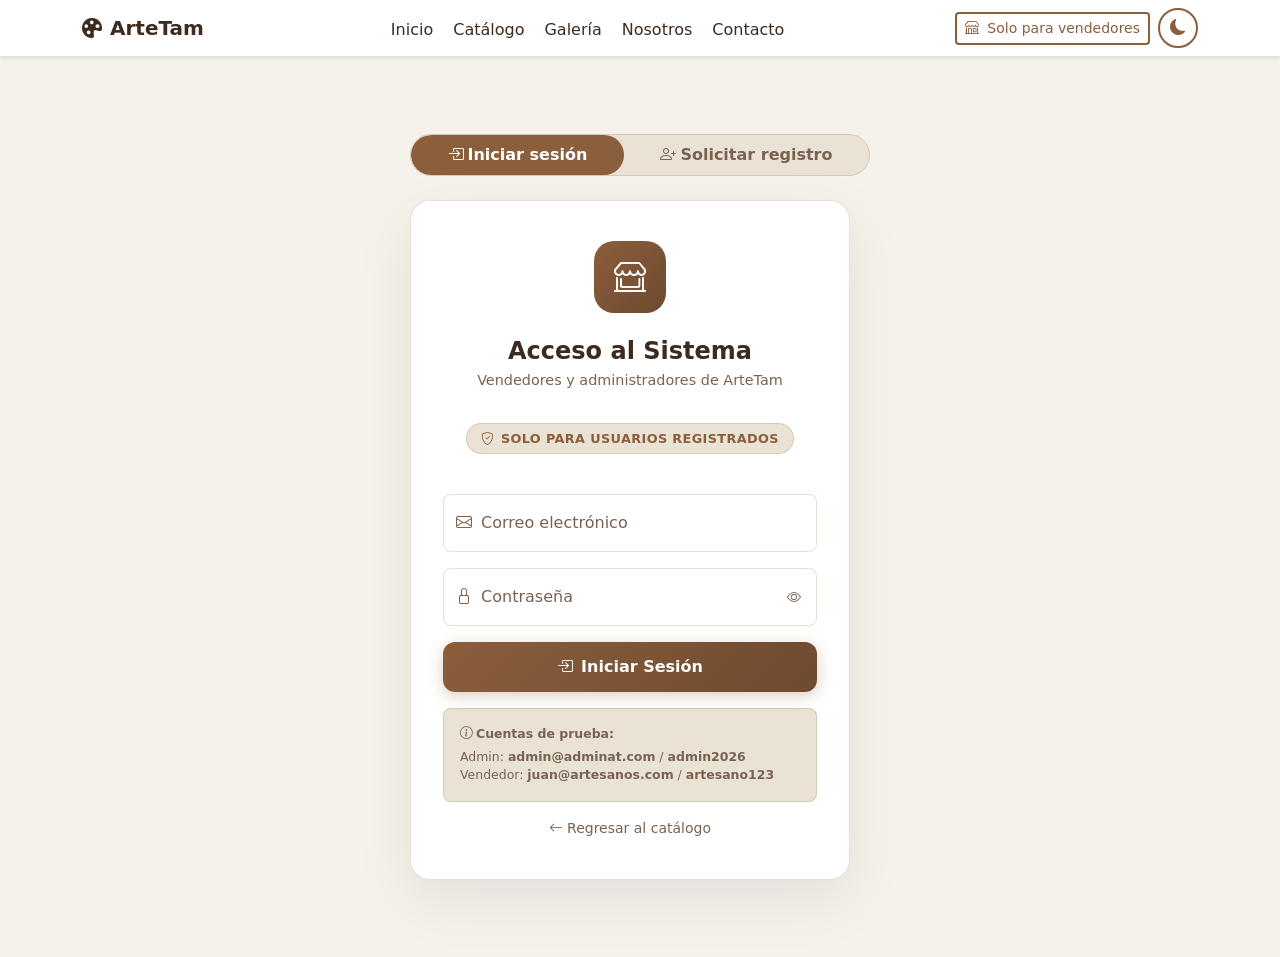
<file: admin.html>
<!DOCTYPE html>
<html lang="es" data-theme="light">
<head>
    <meta charset="UTF-8">
    <meta name="viewport" content="width=device-width, initial-scale=1.0">
    <title>ArteTam | Panel Administrador</title>
    <link href="https://cdn.jsdelivr.net/npm/bootstrap@5.3.2/dist/css/bootstrap.min.css" rel="stylesheet">
    <link href="https://cdn.jsdelivr.net/npm/bootstrap-icons@1.11.1/font/bootstrap-icons.css" rel="stylesheet">
    <link rel="stylesheet" href="styles.css">
</head>
<body class="admin-page">

<nav class="navbar navbar-expand-lg sticky-top custom-navbar shadow-sm">
    <div class="container">
        <a class="navbar-brand fw-bold text-primary-custom" href="index.html"><i class="bi bi-palette-fill me-2"></i>ArteTam</a>
        <button class="navbar-toggler border-0" type="button" data-bs-toggle="collapse" data-bs-target="#navbarNav"><span class="navbar-toggler-icon"></span></button>
        <div class="collapse navbar-collapse" id="navbarNav">
            <ul class="navbar-nav mx-auto gap-1">
                <li class="nav-item"><a class="nav-link" href="index.html">Inicio</a></li>
                <li class="nav-item"><a class="nav-link" href="catalogo.html">Catálogo</a></li>
                <li class="nav-item"><a class="nav-link" href="galeria.html">Galería</a></li>
                <li class="nav-item"><a class="nav-link" href="nosotros.html">Nosotros</a></li>
                <li class="nav-item"><a class="nav-link" href="contacto.html">Contacto</a></li>
            </ul>
            <div class="d-flex align-items-center gap-2 mt-3 mt-lg-0">
                <a href="login.html" id="nav-login-btn" class="btn btn-outline-custom btn-sm d-flex align-items-center gap-2">
                    <i class="bi bi-shop"></i><span>Solo para vendedores</span>
                </a>
                <button id="theme-toggle" class="btn btn-outline-custom rounded-circle" style="width:40px;height:40px;padding:0;"><i class="bi bi-moon-fill" id="theme-icon"></i></button>
            </div>
        </div>
    </div>
</nav>

<div class="admin-hero">
    <div class="container">
        <div class="d-flex flex-wrap align-items-center justify-content-between gap-3">
            <div class="d-flex align-items-center gap-3">
                <div style="width:52px;height:52px;background:rgba(255,255,255,.2);border-radius:14px;display:flex;align-items:center;justify-content:center;font-size:1.5rem;"><i class="bi bi-speedometer2"></i></div>
                <div>
                    <h1 class="fw-bold mb-0" style="font-size:1.5rem;">Panel de Administración</h1>
                    <p class="mb-0 small" id="admin-welcome" style="opacity:.8;"></p>
                </div>
            </div>
            <div class="d-flex gap-2 flex-wrap">
                <a href="index.html" class="admin-logout-btn"><i class="bi bi-eye"></i> Ver sitio</a>
                <button id="btn-logout" class="admin-logout-btn" style="border-color:rgba(255,100,100,.5);"><i class="bi bi-box-arrow-right"></i> Salir</button>
            </div>
        </div>
    </div>
</div>

<!-- TABS -->
<div style="background:var(--card-color);border-bottom:1px solid var(--border-color);position:sticky;top:62px;z-index:100;">
    <div class="container">
        <div style="overflow-x:auto;white-space:nowrap;">
            <ul class="nav d-inline-flex" id="admin-tabs" style="gap:0;min-width:100%;">
                <li class="nav-item"><button class="admin-tab-btn nav-link px-3 py-3 active" data-tab="resumen" style="border:none;background:none;border-bottom:2px solid var(--primary);color:var(--text-color);"><i class="bi bi-house me-1"></i>Resumen</button></li>
                <li class="nav-item"><button class="admin-tab-btn nav-link px-3 py-3" data-tab="catalogo" style="border:none;background:none;border-bottom:2px solid transparent;color:var(--text-muted);"><i class="bi bi-grid me-1"></i>Catálogo</button></li>
                <li class="nav-item"><button class="admin-tab-btn nav-link px-3 py-3" data-tab="usuarios" style="border:none;background:none;border-bottom:2px solid transparent;color:var(--text-muted);"><i class="bi bi-people me-1"></i>Usuarios</button></li>
                <li class="nav-item"><button class="admin-tab-btn nav-link px-3 py-3" data-tab="solicitudes" style="border:none;background:none;border-bottom:2px solid transparent;color:var(--text-muted);"><i class="bi bi-person-plus me-1"></i>Solicitudes <span id="sol-badge"></span></button></li>
                <li class="nav-item"><button class="admin-tab-btn nav-link px-3 py-3" data-tab="mensajes" style="border:none;background:none;border-bottom:2px solid transparent;color:var(--text-muted);"><i class="bi bi-chat-dots me-1"></i>Mensajes <span id="msg-badge"></span></button></li>
                <li class="nav-item"><button class="admin-tab-btn nav-link px-3 py-3" data-tab="categorias" style="border:none;background:none;border-bottom:2px solid transparent;color:var(--text-muted);"><i class="bi bi-tags me-1"></i>Categorías</button></li>
                <li class="nav-item"><button class="admin-tab-btn nav-link px-3 py-3" data-tab="config" style="border:none;background:none;border-bottom:2px solid transparent;color:var(--text-muted);"><i class="bi bi-gear me-1"></i>Configuración</button></li>
            </ul>
        </div>
    </div>
</div>

<div class="container py-4 flex-grow-1" id="admin-body"></div>

<!-- Modal: nuevo/editar usuario -->
<div class="modal fade" id="modalUsuario" tabindex="-1">
    <div class="modal-dialog modal-dialog-centered">
        <div class="modal-content" style="background:var(--card-color);border:1px solid var(--border-color);border-radius:18px;">
            <div class="modal-header border-0 pb-0"><h5 class="modal-title fw-bold" id="mu-title">Nuevo vendedor</h5><button type="button" class="btn-close" data-bs-dismiss="modal"></button></div>
            <div class="modal-body pt-2">
                <div class="row g-3">
                    <div class="col-12">
                        <label class="form-label">Nombre completo *</label>
                        <input type="text" class="form-control rounded-3" id="mu-nombre">
                    </div>
                    <div class="col-12">
                        <label class="form-label">Nombre de usuario *
                            <small class="text-muted">(genera el correo automáticamente)</small>
                        </label>
                        <div class="input-group">
                            <input type="text" class="form-control rounded-start-3" id="mu-username" placeholder="juan.perez">
                            <span class="input-group-text" id="mu-domain-display">@artesanos.com</span>
                        </div>
                        <div class="form-text" id="mu-email-preview" style="color:var(--primary);font-size:.78rem;"></div>
                    </div>
                    <div class="col-12"><label class="form-label">Contraseña *</label><input type="text" class="form-control rounded-3" id="mu-pass" placeholder="Mín. 6 caracteres"></div>
                    <div class="col-md-6">
                        <label class="form-label">Teléfono (10 dígitos)</label>
                        <input type="tel" class="form-control rounded-3" id="mu-cel" placeholder="5512345678" maxlength="10" inputmode="numeric">
                    </div>
                    <div class="col-md-6">
                        <label class="form-label">Especialidad</label>
                        <input type="text" class="form-control rounded-3" id="mu-especialidad" placeholder="Cerámica, Textiles...">
                    </div>
                    <div class="col-12"><label class="form-label">Ubicación</label><input type="text" class="form-control rounded-3" id="mu-ubicacion" placeholder="Ciudad, Estado"></div>
                    <div class="col-12"><label class="form-label">Estado</label><select class="form-select rounded-3" id="mu-activo"><option value="true">Activo</option><option value="false">Suspendido</option></select></div>
                    <!-- Estadísticas del vendedor -->
                    <div class="col-12">
                        <hr style="border-color:var(--border-color);">
                        <p class="small fw-semibold mb-2" style="color:var(--text-muted);text-transform:uppercase;letter-spacing:.05em;">Estadísticas del artesano</p>
                        <div class="row g-2">
                            <div class="col-4">
                                <label class="form-label small">Años exp.</label>
                                <input type="number" class="form-control form-control-sm rounded-3" id="mu-anios" min="0" max="99" value="0">
                            </div>
                            <div class="col-4">
                                <label class="form-label small">Ventas</label>
                                <input type="number" class="form-control form-control-sm rounded-3" id="mu-ventas" min="0" value="0">
                            </div>
                            <div class="col-4">
                                <label class="form-label small">Calificación</label>
                                <input type="number" class="form-control form-control-sm rounded-3" id="mu-calificacion" min="1" max="5" step="0.1" value="5.0">
                            </div>
                        </div>
                    </div>
                </div>
                <div id="mu-alert" class="alert d-none mt-3 rounded-3"></div>
            </div>
            <div class="modal-footer border-0 pt-0">
                <button type="button" class="btn btn-outline-custom rounded-3" data-bs-dismiss="modal">Cancelar</button>
                <button type="button" class="btn btn-primary-custom rounded-3 px-4" id="mu-save"><i class="bi bi-check2 me-1"></i>Guardar</button>
            </div>
        </div>
    </div>
</div>

<!-- Modal: nueva/editar categoría -->
<div class="modal fade" id="modalCategoria" tabindex="-1">
    <div class="modal-dialog modal-sm modal-dialog-centered">
        <div class="modal-content" style="background:var(--card-color);border:1px solid var(--border-color);border-radius:18px;">
            <div class="modal-header border-0 pb-0"><h5 class="modal-title fw-bold" id="mc-title">Nueva categoría</h5><button type="button" class="btn-close" data-bs-dismiss="modal"></button></div>
            <div class="modal-body pt-2">
                <div class="mb-3"><label class="form-label">Nombre</label><input type="text" class="form-control rounded-3" id="mc-label" placeholder="Ej. Alfarería"></div>
                <div><label class="form-label">Ícono (Bootstrap Icons)</label>
                    <input type="text" class="form-control rounded-3" id="mc-icon" placeholder="bi-tag">
                    <div class="mt-2 small" style="color:var(--text-muted);">Vista previa: <i id="mc-icon-prev" class="bi bi-tag ms-1 fs-5"></i></div>
                </div>
                <div id="mc-alert" class="alert d-none mt-3 rounded-3"></div>
            </div>
            <div class="modal-footer border-0 pt-0">
                <button type="button" class="btn btn-outline-custom rounded-3" data-bs-dismiss="modal">Cancelar</button>
                <button type="button" class="btn btn-primary-custom rounded-3 px-4" id="mc-save"><i class="bi bi-check2 me-1"></i>Guardar</button>
            </div>
        </div>
    </div>
</div>

<!-- Modal: ver mensaje de contacto -->
<div class="modal fade" id="modalMensaje" tabindex="-1">
    <div class="modal-dialog modal-dialog-centered">
        <div class="modal-content" style="background:var(--card-color);border:1px solid var(--border-color);border-radius:18px;">
            <div class="modal-header border-0 pb-0"><h5 class="modal-title fw-bold">Mensaje de contacto</h5><button type="button" class="btn-close" data-bs-dismiss="modal"></button></div>
            <div class="modal-body" id="modal-msg-body"></div>
            <div class="modal-footer border-0 pt-0">
                <button type="button" class="btn btn-outline-custom rounded-3" data-bs-dismiss="modal">Cerrar</button>
                <a id="msg-wa" href="#" target="_blank" class="btn btn-success rounded-3"><i class="bi bi-whatsapp me-1"></i>WhatsApp</a>
                <a id="msg-email" href="#" class="btn btn-outline-custom rounded-3"><i class="bi bi-envelope me-1"></i>Correo</a>
            </div>
        </div>
    </div>
</div>

<footer class="bg-dark text-white py-3 mt-auto">
    <div class="container text-center"><small style="color:rgba(255,255,255,.4);">&copy; 2026 ArteTam — Panel Administración</small></div>
</footer>

<script src="https://cdn.jsdelivr.net/npm/bootstrap@5.3.2/dist/js/bootstrap.bundle.min.js"></script>
<script src="data.js"></script>
<script>
document.addEventListener('DOMContentLoaded', () => {
    const sess = getSession();
    if (!sess || sess.rol !== 'admin') { window.location.href = 'login.html'; return; }
    document.getElementById('admin-welcome').textContent = `Sesión activa — ${sess.nombre}`;
    document.getElementById('btn-logout').addEventListener('click', () => { clearSession(); window.location.href = 'login.html'; });

    /* Actualizar badges del menú */
    function updateBadges() {
        const noLeidos = getMensajes().filter(m=>!m.leido).length;
        const b = document.getElementById('msg-badge');
        if (b) b.innerHTML = noLeidos ? `<span class="badge rounded-pill ms-1" style="background:#dc3545;color:#fff;font-size:.68rem;">${noLeidos}</span>` : '';
        const solPend = getSolicitudes().filter(s=>s.estado==='pendiente').length;
        const sb = document.getElementById('sol-badge');
        if (sb) sb.innerHTML = solPend ? `<span class="badge rounded-pill ms-1" style="background:#e68900;color:#fff;font-size:.68rem;">${solPend}</span>` : '';
    }
    updateBadges();

    /* Tabs */
    const body = document.getElementById('admin-body');
    document.getElementById('admin-tabs').addEventListener('click', e => {
        const btn = e.target.closest('.admin-tab-btn'); if (!btn) return;
        document.querySelectorAll('.admin-tab-btn').forEach(b => { b.style.borderBottom='2px solid transparent'; b.style.color='var(--text-muted)'; b.classList.remove('active'); });
        btn.style.borderBottom='2px solid var(--primary)'; btn.style.color='var(--text-color)'; btn.classList.add('active');
        ({ resumen, catalogo, usuarios, solicitudes, mensajes, categorias, config })[btn.dataset.tab]?.();
    });

    renderTab('resumen');
    function renderTab(t) { ({ resumen, catalogo, usuarios, solicitudes, mensajes, categorias, config })[t]?.(); }

    /* ─── RESUMEN ─── */
    function resumen() {
        const prods=getProductos(), arts=getArtesanos();
        const agot=prods.filter(p=>getStock(p.id)===0).length;
        const pocas=prods.filter(p=>{const s=getStock(p.id);return s>0&&s<=3;}).length;
        const ocult=prods.filter(p=>p.visible===false).length;
        const activos=arts.filter(a=>a.activo!==false).length;

        body.innerHTML = `
        <div class="row g-3 mb-4">
            ${stat('bi-box-seam','rgba(139,94,60,.12)','var(--primary)',prods.length,'Productos')}
            ${stat('bi-people','rgba(25,135,84,.1)','#198754',activos,'Artesanos / Vendedores')}
            ${stat('bi-slash-circle','rgba(220,53,69,.1)','#dc3545',agot,'Agotados')}
            ${stat('bi-exclamation-triangle','rgba(255,152,0,.1)','#e68900',pocas,'Pocas uds. (≤3)')}
            ${stat('bi-eye-slash','rgba(108,117,125,.1)','#6c757d',ocult,'Ocultos')}
        </div>
        <div class="admin-card p-3 p-md-4 mb-4">
            <div class="admin-section-title"><i class="bi bi-boxes text-primary-custom"></i> Control de stock
                <button class="btn admin-save-btn ms-auto" id="save-all-stock" style="font-size:.78rem;"><i class="bi bi-floppy2 me-1"></i>Guardar todos</button>
            </div>
            <div class="table-responsive"><table class="admin-table">
                <thead><tr><th>Producto</th><th>Artesano</th><th>Stock</th><th>Estado</th><th></th></tr></thead>
                <tbody id="stock-tbody">${prods.map(p=>stockRow(p)).join('')}</tbody>
            </table></div>
        </div>`;
        bindStock();
    }

    function stat(icon,bg,color,num,label){
        return `<div class="col-6 col-sm-4 col-md-4 col-lg-2-custom">
            <div class="admin-stat">
                <div class="admin-stat-icon" style="background:${bg};"><i class="bi ${icon}" style="color:${color};"></i></div>
                <div><div class="admin-stat-num">${num}</div><div class="admin-stat-label">${label}</div></div>
            </div>
        </div>`;
    }
    function stockRow(p){
        const s=getStock(p.id);
        return `<tr data-prod-id="${p.id}">
            <td><div class="d-flex align-items-center gap-2"><img src="${p.img}" style="width:36px;height:36px;border-radius:7px;object-fit:cover;flex-shrink:0;"><span style="font-size:.87rem;font-weight:600;">${p.nombre}</span></div></td>
            <td style="font-size:.83rem;">${p.vendedor}</td>
            <td><div class="d-flex align-items-center gap-1">
                <button class="admin-stock-btn stock-dec">−</button>
                <input type="number" class="admin-stock-input stock-val" value="${s}" min="0">
                <button class="admin-stock-btn stock-inc">+</button>
            </div></td>
            <td><span class="stock-pill ${stockPillClass(s)} stock-status">${stockPillText(s)}</span></td>
            <td><button class="admin-save-btn stock-save" style="font-size:.75rem;"><i class="bi bi-check2 me-1"></i>Guardar</button></td>
        </tr>`;
    }
    function updateStockBadge(row,v){const b=row.querySelector('.stock-status');b.className=`stock-pill ${stockPillClass(v)} stock-status`;b.innerHTML=stockPillText(v);}

    function bindStock(){
        const tb=document.getElementById('stock-tbody'); if(!tb) return;

        /* Use a single delegated listener — no duplicates on re-render */
        tb.addEventListener('click', function stockClickHandler(e){
            const row=e.target.closest('tr[data-prod-id]'); if(!row) return;
            const inp=row.querySelector('.stock-val');
            const id=parseInt(row.dataset.prodId);

            if(e.target.closest('.stock-dec')){
                inp.value=Math.max(0,parseInt(inp.value||0)-1);
                updateStockBadge(row,parseInt(inp.value));
            }
            if(e.target.closest('.stock-inc')){
                inp.value=parseInt(inp.value||0)+1;
                updateStockBadge(row,parseInt(inp.value));
            }
            if(e.target.closest('.stock-save')){
                const raw = inp.value.trim();
                const v   = parseInt(raw);
                if(raw === '' || isNaN(v) || v < 0){
                    inp.style.borderColor='#dc3545';
                    inp.title='Ingresa un número válido (≥ 0)';
                    setTimeout(()=>{ inp.style.borderColor=''; inp.title=''; }, 2000);
                    return;
                }
                setStock(id, v);
                updateStockBadge(row, v);
                /* Actualizar también la columna visual de la tabla de catálogo */
                const b=e.target.closest('.stock-save');
                b.classList.add('saved'); b.innerHTML='<i class="bi bi-check-circle me-1"></i>OK';
                setTimeout(()=>{ b.classList.remove('saved'); b.innerHTML='<i class="bi bi-check2 me-1"></i>Guardar'; }, 1800);
            }
        });

        tb.addEventListener('input', function(e){
            if(e.target.classList.contains('stock-val')){
                const v=parseInt(e.target.value);
                e.target.style.borderColor = (isNaN(v)||v<0) ? '#dc3545' : '';
                if(!isNaN(v) && v>=0) updateStockBadge(e.target.closest('tr'), v);
            }
        });

        /* Guardar todos — bind once using { once } equivalent pattern */
        const sa=document.getElementById('save-all-stock'); if(!sa) return;
        const newSa = sa.cloneNode(true); /* replace to strip old listeners */
        sa.parentNode.replaceChild(newSa, sa);
        newSa.addEventListener('click', ()=>{
            let hasError = false;
            tb.querySelectorAll('tr[data-prod-id]').forEach(r=>{
                const inp=r.querySelector('.stock-val');
                const v=parseInt(inp.value);
                if(isNaN(v)||v<0){ inp.style.borderColor='#dc3545'; hasError=true; return; }
                inp.style.borderColor='';
                setStock(parseInt(r.dataset.prodId), v);
                updateStockBadge(r, v);
            });
            if(hasError){
                newSa.style.background='#dc3545';
                newSa.innerHTML='<i class="bi bi-exclamation-circle me-1"></i>Corrige los valores';
                setTimeout(()=>{ newSa.style.background=''; newSa.innerHTML='<i class="bi bi-floppy2 me-1"></i>Guardar todos'; }, 2500);
                return;
            }
            newSa.classList.add('saved'); newSa.innerHTML='<i class="bi bi-check-circle me-1"></i>¡Guardado!';
            setTimeout(()=>{ newSa.classList.remove('saved'); newSa.innerHTML='<i class="bi bi-floppy2 me-1"></i>Guardar todos'; }, 2000);
        });
    }

    /* ─── CATÁLOGO ─── */
    function catalogo(){
        const prods=getProductos();
        body.innerHTML=`<div class="admin-card p-3 p-md-4">
            <div class="admin-section-title"><i class="bi bi-grid text-primary-custom"></i> Moderación del catálogo <span class="ms-auto small" style="color:var(--text-muted);">${prods.length} productos</span></div>
            <div class="table-responsive"><table class="admin-table">
                <thead><tr><th>Producto</th><th>Artesano</th><th>Cat.</th><th>Stock</th><th>Visibilidad</th><th>Acciones</th></tr></thead>
                <tbody>${prods.map(p=>{
                    const s=getStock(p.id),oculto=p.visible===false;
                    return `<tr data-prod-id="${p.id}">
                        <td><div class="d-flex align-items-center gap-2"><img src="${p.img}" style="width:38px;height:38px;border-radius:7px;object-fit:cover;${oculto?'filter:grayscale(.5);':''}"><div><div style="font-size:.87rem;font-weight:600;">${p.nombre}</div><div style="font-size:.73rem;color:var(--text-muted);">${p.precio}</div></div></div></td>
                        <td><a href="seller.html?id=${p.vendedorId}" class="text-decoration-none text-primary-custom" style="font-size:.83rem;">${p.vendedor}</a></td>
                        <td><span class="badge rounded-pill px-2 py-1" style="background:var(--section-bg);color:var(--text-muted);font-size:.7rem;">${p.cat.toUpperCase()}</span></td>
                        <td><span class="stock-pill ${stockPillClass(s)}">${stockPillText(s)}</span></td>
                        <td><span class="badge rounded-pill px-2 py-1" style="background:${oculto?'rgba(108,117,125,.15)':'rgba(25,135,84,.12)'};color:${oculto?'#6c757d':'#198754'};border:1px solid ${oculto?'rgba(108,117,125,.25)':'rgba(25,135,84,.25)'};font-size:.7rem;"><i class="bi bi-eye${oculto?'-slash':''} me-1"></i>${oculto?'Oculto':'Visible'}</span></td>
                        <td><div class="d-flex gap-1">
                            <button class="admin-save-btn btn-tog" style="${oculto?'background:#198754;':'background:#6c757d;'}">${oculto?'Mostrar':'Ocultar'}</button>
                            <button class="admin-save-btn btn-del" style="background:#dc3545;"><i class="bi bi-trash"></i></button>
                        </div></td>
                    </tr>`;}).join('')}
                </tbody>
            </table></div>
        </div>`;
        body.querySelector('tbody').addEventListener('click',e=>{
            const row=e.target.closest('tr'); if(!row) return;
            const id=parseInt(row.dataset.prodId);
            if(e.target.closest('.btn-tog')){const p=getProducto(id);updateProducto(id,{visible:!p.visible});catalogo();}
            if(e.target.closest('.btn-del')){if(!confirm('¿Eliminar este producto?'))return;deleteProducto(id);catalogo();}
        });
    }

    /* ─── USUARIOS ─── */
    let _editEmail=null;
    function usuarios(){
        const list=getUsuarios();
        body.innerHTML=`<div class="admin-card p-3 p-md-4">
            <div class="admin-section-title"><i class="bi bi-people text-primary-custom"></i> Gestión de usuarios
                <button class="btn admin-save-btn ms-auto" id="btn-new-user"><i class="bi bi-plus-lg me-1"></i>Nuevo vendedor</button>
            </div>
            <div class="table-responsive"><table class="admin-table">
                <thead><tr><th>Usuario</th><th>Rol</th><th>ID Artesano</th><th>Estado</th><th>Acciones</th></tr></thead>
                <tbody>${list.map(u=>`<tr data-email="${u.email}">
                    <td><div class="admin-artesano-row">
                        ${u.vendedorId?`<img src="${getArtesano(u.vendedorId)?.avatar||''}" alt="">`:
                          `<div style="width:38px;height:38px;border-radius:50%;background:var(--section-bg);display:flex;align-items:center;justify-content:center;"><i class="bi bi-person" style="color:var(--text-muted);"></i></div>`}
                        <div><div style="font-size:.87rem;font-weight:600;">${u.nombre}</div><div style="font-size:.73rem;color:var(--text-muted);">${u.email}</div></div>
                    </div></td>
                    <td><span class="badge rounded-pill px-2 py-1" style="background:${u.rol==='admin'?'rgba(139,94,60,.15)':'rgba(25,135,84,.1)'};color:${u.rol==='admin'?'var(--primary)':'#198754'};font-size:.7rem;">${u.rol.toUpperCase()}</span></td>
                    <td style="font-size:.82rem;color:var(--text-muted);">${u.vendedorId||'—'}</td>
                    <td><span class="badge rounded-pill px-2 py-1" style="background:${u.activo!==false?'rgba(25,135,84,.12)':'rgba(220,53,69,.1)'};color:${u.activo!==false?'#198754':'#dc3545'};font-size:.7rem;">${u.activo!==false?'Activo':'Suspendido'}</span></td>
                    <td>${u.rol!=='admin'?`<div class="d-flex gap-1 flex-wrap">
                        <button class="admin-save-btn btn-edit-u" style="font-size:.75rem;"><i class="bi bi-pencil me-1"></i>Editar</button>
                        <button class="admin-save-btn btn-tog-u" style="background:${u.activo!==false?'#e68900':'#198754'};font-size:.75rem;">${u.activo!==false?'Suspender':'Activar'}</button>
                        <button class="admin-save-btn btn-del-u" style="background:#dc3545;font-size:.75rem;"><i class="bi bi-trash"></i></button>
                    </div>`:'<span style="font-size:.8rem;color:var(--text-muted);">—</span>'}</td>
                </tr>`).join('')}</tbody>
            </table></div>
        </div>`;
        document.getElementById('btn-new-user').addEventListener('click',()=>{
            _editEmail=null;
            document.getElementById('mu-title').textContent='Nuevo vendedor';
            ['mu-nombre','mu-username','mu-pass','mu-cel','mu-especialidad','mu-ubicacion'].forEach(id=>document.getElementById(id).value='');
            document.getElementById('mu-anios').value='0';
            document.getElementById('mu-ventas').value='0';
            document.getElementById('mu-calificacion').value='5.0';
            document.getElementById('mu-email-preview').textContent='';
            document.getElementById('mu-domain-display').textContent='@artesanos.com';
            document.getElementById('mu-activo').value='true';
            document.getElementById('mu-alert').className='alert d-none';
            new bootstrap.Modal(document.getElementById('modalUsuario')).show();
        });
        /* Digits-only in mu-cel after render */
        if (document.getElementById('mu-cel')) {
            document.getElementById('mu-cel').addEventListener('input', function() {
                this.value = this.value.replace(/\D/g,'').slice(0,10);
            });
        }
        if (document.getElementById('mu-username')) {
            document.getElementById('mu-username').addEventListener('input', function() {
                const un = this.value.trim();
                const preview = document.getElementById('mu-email-preview');
                if (preview) preview.textContent = un ? 'Correo: ' + vendorEmail(un) : '';
            });
        }
        body.querySelector('tbody').addEventListener('click',e=>{
            const row=e.target.closest('tr'); if(!row) return;
            const email=row.dataset.email, list=getUsuarios(), u=list.find(x=>x.email===email); if(!u) return;
            if(e.target.closest('.btn-edit-u')){
                _editEmail=email;
                document.getElementById('mu-title').textContent='Editar usuario';
                document.getElementById('mu-nombre').value=u.nombre;
                /* Show username from email (strip domain) */
                const uname = u.email.split('@')[0];
                document.getElementById('mu-username').value=uname;
                document.getElementById('mu-email-preview').textContent='Correo actual: '+u.email;
                document.getElementById('mu-domain-display').textContent='@'+u.email.split('@')[1];
                document.getElementById('mu-pass').value='';
                /* phone from artesano */
                const art = u.vendedorId ? getArtesano(u.vendedorId) : null;
                const celD = art&&art.cel ? String(art.cel).replace(/\D/g,'').slice(-10) : '';
                document.getElementById('mu-cel').value=celD;
                document.getElementById('mu-especialidad').value=art?art.especialidad:'';
                document.getElementById('mu-ubicacion').value=art?art.ubicacion:'';
                document.getElementById('mu-anios').value=art?(art.anios||0):0;
                document.getElementById('mu-ventas').value=art?(art.ventas||0):0;
                document.getElementById('mu-calificacion').value=art?(art.calificacion||5.0):5.0;
                document.getElementById('mu-activo').value=String(u.activo!==false);
                document.getElementById('mu-alert').className='alert d-none';
                new bootstrap.Modal(document.getElementById('modalUsuario')).show();
            }
            if(e.target.closest('.btn-tog-u')){const i=list.findIndex(x=>x.email===email);list[i].activo=!list[i].activo;saveUsuarios(list);usuarios();}
            if(e.target.closest('.btn-del-u')){if(!confirm(`¿Eliminar a ${u.nombre}?`))return;saveUsuarios(list.filter(x=>x.email!==email));usuarios();}
        });
    }
    /* Digits-only for phone field */
    document.getElementById('mu-cel').addEventListener('input', function() {
        this.value = this.value.replace(/\D/g,'').slice(0,10);
    });
    /* Live email preview */
    document.getElementById('mu-username').addEventListener('input', function() {
        const un = this.value.trim();
        const preview = document.getElementById('mu-email-preview');
        preview.textContent = un ? 'Correo: ' + vendorEmail(un) : '';
    });

    document.getElementById('mu-save').addEventListener('click',()=>{
        const nombre    = document.getElementById('mu-nombre').value.trim();
        const username  = document.getElementById('mu-username').value.trim();
        const pass      = document.getElementById('mu-pass').value.trim();
        const celRaw    = document.getElementById('mu-cel').value.replace(/\D/g,'');
        const especialidad = document.getElementById('mu-especialidad').value.trim();
        const ubicacion = document.getElementById('mu-ubicacion').value.trim();
        const activo    = document.getElementById('mu-activo').value === 'true';
        const alertEl   = document.getElementById('mu-alert');

        if (!nombre || !username || !pass) {
            alertEl.className='alert alert-warning d-block rounded-3';
            alertEl.textContent='Nombre, usuario y contraseña son obligatorios.';return;
        }
        if (pass.length < 6) {
            alertEl.className='alert alert-warning d-block rounded-3';
            alertEl.textContent='La contraseña debe tener al menos 6 caracteres.';return;
        }
        if (celRaw && celRaw.length !== 10) {
            alertEl.className='alert alert-warning d-block rounded-3';
            alertEl.textContent='El teléfono debe tener exactamente 10 dígitos.';
            document.getElementById('mu-cel').focus(); return;
        }

        if (_editEmail) {
            /* Edit: update name, password, cel, status */
            const list = getUsuarios();
            const i = list.findIndex(u => u.email === _editEmail);
            if (i !== -1) {
                list[i].nombre = nombre;
                list[i].password = _hashPwd(pass);
                list[i].activo   = activo;
                saveUsuarios(list);
                /* Sync artesano */
                if (list[i].vendedorId) {
                    const updates = { nombre };
                    if (celRaw) updates.cel = waNumber(celRaw);
                    if (especialidad) updates.especialidad = especialidad;
                    if (ubicacion) updates.ubicacion = ubicacion;
                    updates.anios        = Math.max(0, parseInt(document.getElementById('mu-anios').value)||0);
                    updates.ventas       = Math.max(0, parseInt(document.getElementById('mu-ventas').value)||0);
                    updates.calificacion = Math.min(5, Math.max(1, parseFloat(document.getElementById('mu-calificacion').value)||5.0));
                    updateArtesano(list[i].vendedorId, updates);
                }
            }
            alertEl.className='alert alert-success d-block rounded-3';
            alertEl.innerHTML='<i class="bi bi-check-circle me-1"></i>Usuario actualizado correctamente.';
            setTimeout(()=>{ bootstrap.Modal.getInstance(document.getElementById('modalUsuario')).hide(); usuarios(); }, 1500);
        } else {
            const result = createVendorUser({ username, password:pass, nombre,
                cel: celRaw, especialidad, ubicacion, activo });
            if (!result.ok) {
                alertEl.className='alert alert-danger d-block rounded-3';
                alertEl.textContent=result.error; return;
            }
            alertEl.className='alert alert-success d-block rounded-3';
            alertEl.innerHTML=`<i class="bi bi-check-circle me-1"></i>Cuenta creada.<br>
                Correo: <strong>${result.email}</strong> · Contraseña: <strong>${pass}</strong>`;
            setTimeout(()=>{ bootstrap.Modal.getInstance(document.getElementById('modalUsuario')).hide(); usuarios(); }, 2000);
        }
    });

    /* ─── SOLICITUDES ─── */
    function solicitudes(){
        const list=getSolicitudes();
        updateBadges();
        body.innerHTML=`<div class="admin-card p-3 p-md-4">
            <div class="admin-section-title"><i class="bi bi-person-plus text-primary-custom"></i> Solicitudes de registro <span class="ms-auto small" style="color:var(--text-muted);">${list.length} total</span></div>
            ${!list.length?`<p class="text-center py-5" style="color:var(--text-muted);">No hay solicitudes pendientes.</p>`:`
            <div class="table-responsive"><table class="admin-table">
                <thead><tr><th>Nombre</th><th>Correo</th><th>Especialidad</th><th>Estado</th><th>Fecha</th><th>Acciones</th></tr></thead>
                <tbody>${list.map(s=>{
                    const fecha=new Date(s.fecha).toLocaleDateString('es-MX',{day:'2-digit',month:'short',year:'numeric'});
                    const color=s.estado==='aprobada'?'#198754':s.estado==='rechazada'?'#dc3545':'#e68900';
                    return `<tr data-sol-id="${s.id}">
                        <td><div style="font-size:.87rem;font-weight:600;">${s.nombre}</div><div style="font-size:.73rem;color:var(--text-muted);">${s.tel}</div></td>
                        <td style="font-size:.83rem;">${s.email}</td>
                        <td style="font-size:.83rem;">${s.especialidad}</td>
                        <td><span class="badge rounded-pill px-2 py-1" style="background:${color}22;color:${color};border:1px solid ${color}44;font-size:.7rem;">${s.estado.charAt(0).toUpperCase()+s.estado.slice(1)}</span></td>
                        <td style="font-size:.8rem;color:var(--text-muted);">${fecha}</td>
                        <td><div class="d-flex gap-1 flex-wrap">
                            <button class="admin-save-btn btn-sol-det" style="font-size:.73rem;"><i class="bi bi-eye me-1"></i>Ver</button>
                            ${s.estado==='pendiente'?`
                            <button class="admin-save-btn btn-sol-apr" style="background:#198754;font-size:.73rem;"><i class="bi bi-check2 me-1"></i>Aprobar</button>
                            <button class="admin-save-btn btn-sol-rec" style="background:#dc3545;font-size:.73rem;"><i class="bi bi-x me-1"></i>Rechazar</button>`:''}
                            <button class="admin-save-btn btn-sol-del" style="background:#6c757d;font-size:.73rem;"><i class="bi bi-trash"></i></button>
                        </div></td>
                    </tr>`;}).join('')}
                </tbody>
            </table></div>`}
        </div>`;
        body.querySelector('tbody')?.addEventListener('click',e=>{
            const row=e.target.closest('tr'); if(!row) return;
            const id=parseInt(row.dataset.solId), s=getSolicitudes().find(x=>x.id===id); if(!s) return;
            if(e.target.closest('.btn-sol-det')){
                /* Mostrar detalle en modal reutilizado */
                document.getElementById('modal-msg-body').innerHTML=`
                    <div class="p-3 rounded-3 mb-3" style="background:var(--section-bg);">
                        <h6 class="fw-bold mb-1">${s.nombre}</h6>
                        <div class="small" style="color:var(--text-muted);"><i class="bi bi-envelope me-1"></i>${s.email}</div>
                        <div class="small" style="color:var(--text-muted);"><i class="bi bi-telephone me-1"></i>${s.tel}</div>
                        <div class="small" style="color:var(--text-muted);"><i class="bi bi-geo-alt me-1"></i>${s.ubicacion||'No especificado'}</div>
                        <div class="small" style="color:var(--text-muted);"><i class="bi bi-tag me-1"></i>${s.especialidad}</div>
                    </div>
                    <p class="small" style="line-height:1.7;"><strong>Sobre su trabajo:</strong><br>${s.bio}</p>`;
                document.getElementById('msg-wa').href=`https://wa.me/?text=${encodeURIComponent('Hola '+s.nombre+', gracias por tu solicitud en ArteTam.')}`;
                document.getElementById('msg-email').href=`mailto:${s.email}?subject=Tu%20solicitud%20en%20ArteTam`;
                new bootstrap.Modal(document.getElementById('modalMensaje')).show();
            }
            if(e.target.closest('.btn-sol-apr')){
                /* Crear cuenta de usuario */
                const usuarios = getUsuarios();
                if (!usuarios.find(u => u.email === s.email)) {
                    /* Generar vendedorId limpio desde el nombre */
                    const vid = s.nombre.toLowerCase()
                        .normalize('NFD').replace(/[\u0300-\u036f]/g,'')
                        .replace(/\s+/g,'-').replace(/[^a-z0-9-]/g,'');
                    const passGen = s.nombre.split(' ')[0].toLowerCase() + Math.floor(1000+Math.random()*9000);
                    usuarios.push({
                        email: s.email,
                        password: passGen,
                        nombre: s.nombre,
                        rol: 'vendedor',
                        vendedorId: vid,
                        activo: true
                    });
                    saveUsuarios(usuarios);
                    /* Crear perfil de artesano si no existe */
                    const arts = getArtesanos();
                    if (!arts.find(a => a.id === vid)) {
                        arts.push({
                            id: vid,
                            nombre: s.nombre,
                            especialidad: s.especialidad || 'Artesanías',
                            ubicacion: s.ubicacion || 'México',
                            bio: s.bio || '',
                            cel: s.tel || '',
                            email: s.email,
                            avatar: `https://i.pravatar.cc/150?u=${encodeURIComponent(s.email)}`,
                            calificacion: 5.0,
                            ventas: 0,
                            anios: 0,
                            activo: true
                        });
                        saveArtesanos(arts);
                    }
                    alert(`✅ Solicitud aprobada.\n\nCuenta creada:\nCorreo: ${s.email}\nContraseña temporal: ${passGen}\n\nEl vendedor puede iniciar sesión con su correo registrado.`);
                } else {
                    alert('Este correo ya tiene una cuenta. Se marcará la solicitud como aprobada.');
                }
                updateSolicitud(id,{estado:'aprobada'});
                solicitudes();
            }
            if(e.target.closest('.btn-sol-rec')){updateSolicitud(id,{estado:'rechazada'});solicitudes();}
            if(e.target.closest('.btn-sol-del')){if(!confirm('¿Eliminar esta solicitud?'))return;saveSolicitudes(getSolicitudes().filter(x=>x.id!==id));solicitudes();}
        });
    }

    /* ─── MENSAJES DE CONTACTO ─── */
    function mensajes(){
        const list=getMensajes();
        updateBadges();
        body.innerHTML=`<div class="admin-card p-3 p-md-4">
            <div class="admin-section-title"><i class="bi bi-chat-dots text-primary-custom"></i> Mensajes del formulario de contacto
                <span class="ms-auto small" style="color:var(--text-muted);">${list.length} mensajes · ${list.filter(m=>!m.leido).length} sin leer</span>
            </div>
            ${!list.length?`<p class="text-center py-5" style="color:var(--text-muted);">No hay mensajes aún.</p>`:`
            <div class="table-responsive"><table class="admin-table">
                <thead><tr><th>Remitente</th><th>Asunto</th><th>Mensaje</th><th>Fecha</th><th>Acciones</th></tr></thead>
                <tbody>${list.map(m=>{
                    const fecha=new Date(m.fecha).toLocaleDateString('es-MX',{day:'2-digit',month:'short',year:'numeric'});
                    return `<tr data-msg-id="${m.id}" class="${m.leido?'':'fw-semibold'}">
                        <td><div style="font-size:.87rem;">${m.nombre}</div><div style="font-size:.73rem;color:var(--text-muted);">${m.email}</div></td>
                        <td style="font-size:.82rem;">${m.asunto||'general'}</td>
                        <td style="font-size:.82rem;max-width:200px;overflow:hidden;text-overflow:ellipsis;white-space:nowrap;">${m.mensaje}</td>
                        <td style="font-size:.78rem;color:var(--text-muted);">${fecha}</td>
                        <td><div class="d-flex gap-1">
                            ${!m.leido?`<div style="width:8px;height:8px;border-radius:50%;background:var(--primary);margin-top:6px;flex-shrink:0;"></div>`:''}
                            <button class="admin-save-btn btn-msg-ver" style="font-size:.73rem;"><i class="bi bi-eye me-1"></i>Ver</button>
                            <button class="admin-save-btn btn-msg-del" style="background:#dc3545;font-size:.73rem;"><i class="bi bi-trash"></i></button>
                        </div></td>
                    </tr>`;}).join('')}
                </tbody>
            </table></div>`}
        </div>`;
        body.querySelector('tbody')?.addEventListener('click',e=>{
            const row=e.target.closest('tr'); if(!row) return;
            const id=parseInt(row.dataset.msgId), m=getMensajes().find(x=>x.id===id); if(!m) return;
            if(e.target.closest('.btn-msg-ver')){
                marcarMensajeLeido(id);
                const fecha=new Date(m.fecha).toLocaleString('es-MX',{day:'2-digit',month:'long',year:'numeric',hour:'2-digit',minute:'2-digit'});
                document.getElementById('modal-msg-body').innerHTML=`
                    <div class="p-3 rounded-3 mb-3" style="background:var(--section-bg);">
                        <div class="d-flex justify-content-between flex-wrap gap-1 mb-1"><strong>${m.nombre}</strong><span class="small" style="color:var(--text-muted);">${fecha}</span></div>
                        <div class="small" style="color:var(--text-muted);"><i class="bi bi-envelope me-1"></i>${m.email}</div>
                        ${m.tel?`<div class="small" style="color:var(--text-muted);"><i class="bi bi-telephone me-1"></i>${m.tel}</div>`:''}
                        <div class="small mt-1"><strong>Asunto:</strong> ${m.asunto||'general'}</div>
                    </div>
                    <p style="font-size:.97rem;line-height:1.7;">${m.mensaje}</p>`;
                document.getElementById('msg-wa').href = m.tel
                    ? `https://wa.me/${m.tel.replace(/\D/g,'')}?text=${encodeURIComponent('Hola '+m.nombre+', gracias por contactarnos en ArteTam.')}`
                    : '#';
                document.getElementById('msg-wa').style.display = m.tel ? '' : 'none';
                document.getElementById('msg-email').href=`mailto:${m.email}?subject=Re:%20Tu%20mensaje%20en%20ArteTam`;
                new bootstrap.Modal(document.getElementById('modalMensaje')).show();
                row.classList.remove('fw-semibold');
                updateBadges();
            }
            if(e.target.closest('.btn-msg-del')){if(!confirm('¿Eliminar este mensaje?'))return;deleteMensaje(id);mensajes();}
        });
    }

    /* ─── CATEGORÍAS ─── */
    let _editCatId=null;
    function categorias(){
        const cats=getCategorias();
        body.innerHTML=`<div class="admin-card p-3 p-md-4">
            <div class="admin-section-title"><i class="bi bi-tags text-primary-custom"></i> Categorías
                <button class="btn admin-save-btn ms-auto" id="btn-new-cat"><i class="bi bi-plus-lg me-1"></i>Nueva categoría</button>
            </div>
            <div class="row g-3" id="cat-grid">
                ${cats.map(c=>`<div class="col-sm-6 col-md-4" data-cat-id="${c.id}">
                    <div class="admin-card p-3 d-flex align-items-center gap-3">
                        <div style="width:44px;height:44px;border-radius:12px;background:rgba(139,94,60,.1);display:flex;align-items:center;justify-content:center;flex-shrink:0;">
                            <i class="bi ${c.icon} text-primary-custom fs-5"></i>
                        </div>
                        <div class="flex-grow-1"><div class="fw-semibold">${c.label}</div><div class="small" style="color:var(--text-muted);">${c.id}</div></div>
                        <div class="d-flex gap-1">
                            <button class="admin-save-btn btn-edit-cat" style="padding:.3rem .6rem;"><i class="bi bi-pencil"></i></button>
                            <button class="admin-save-btn btn-del-cat" style="background:#dc3545;padding:.3rem .6rem;"><i class="bi bi-trash"></i></button>
                        </div>
                    </div>
                </div>`).join('')}
            </div>
        </div>`;
        document.getElementById('btn-new-cat').addEventListener('click',()=>{
            _editCatId=null;
            document.getElementById('mc-title').textContent='Nueva categoría';
            document.getElementById('mc-label').value='';
            document.getElementById('mc-icon').value='bi-tag';
            document.getElementById('mc-icon-prev').className='bi bi-tag ms-1 fs-5';
            document.getElementById('mc-alert').className='alert d-none';
            new bootstrap.Modal(document.getElementById('modalCategoria')).show();
        });
        document.getElementById('cat-grid').addEventListener('click',e=>{
            const card=e.target.closest('[data-cat-id]'); if(!card) return;
            const id=card.dataset.catId, cat=getCategorias().find(c=>c.id===id); if(!cat) return;
            if(e.target.closest('.btn-edit-cat')){
                _editCatId=id;
                document.getElementById('mc-title').textContent='Editar categoría';
                document.getElementById('mc-label').value=cat.label;
                const rawIcon=cat.icon.replace('bi ','');
                document.getElementById('mc-icon').value=rawIcon;
                document.getElementById('mc-icon-prev').className=`bi ${rawIcon} ms-1 fs-5`;
                document.getElementById('mc-alert').className='alert d-none';
                new bootstrap.Modal(document.getElementById('modalCategoria')).show();
            }
            if(e.target.closest('.btn-del-cat')){if(!confirm(`¿Eliminar "${cat.label}"?`))return;deleteCategoria(id);categorias();}
        });
    }
    document.getElementById('mc-icon').addEventListener('input',function(){
        const v=this.value.startsWith('bi-')?`bi ${this.value}`:this.value;
        document.getElementById('mc-icon-prev').className=`${v} ms-1 fs-5`;
    });
    document.getElementById('mc-save').addEventListener('click',()=>{
        const label=document.getElementById('mc-label').value.trim();
        const rawIcon=document.getElementById('mc-icon').value.trim()||'bi-tag';
        const icon=rawIcon.startsWith('bi-')?`bi ${rawIcon}`:rawIcon;
        const alertEl=document.getElementById('mc-alert');
        if(!label){alertEl.className='alert alert-warning d-block rounded-3';alertEl.textContent='El nombre es obligatorio.';return;}
        if(_editCatId){updateCategoria(_editCatId,{label,icon});}
        else{const r=addCategoria({label,icon});if(!r){alertEl.className='alert alert-danger d-block rounded-3';alertEl.textContent='Ya existe una categoría con ese nombre.';return;}}
        bootstrap.Modal.getInstance(document.getElementById('modalCategoria')).hide();
        categorias();
    });

    /* ─── CONFIGURACIÓN ─── */
    function config(){
        const cfg=getConfig();
        body.innerHTML=`<div class="row g-4">
            <div class="col-lg-7">
                <div class="admin-card p-3 p-md-4 mb-4">
                    <div class="admin-section-title"><i class="bi bi-image text-primary-custom"></i> Banner principal</div>
                    <div class="row g-3">
                        <div class="col-12"><label class="form-label">Título</label><input type="text" class="form-control rounded-3" id="cfg-titulo" value="${cfg.bannerTitulo}"></div>
                        <div class="col-12"><label class="form-label">Subtítulo</label><textarea class="form-control rounded-3" id="cfg-sub" rows="3">${cfg.bannerSubtitulo}</textarea></div>
                        <div class="col-12"><label class="form-label">URL de imagen</label>
                            <input type="url" class="form-control rounded-3" id="cfg-img" value="${cfg.bannerImg}">
                            <img src="${cfg.bannerImg}" id="cfg-img-prev" class="mt-2 rounded-3 w-100" style="max-height:160px;object-fit:cover;" onerror="this.style.display='none'">
                        </div>
                        <div class="col-12 text-end"><button class="btn btn-primary-custom rounded-3 px-4" id="cfg-save-banner"><i class="bi bi-check2 me-2"></i>Guardar banner</button></div>
                    </div>
                </div>
            </div>
            <div class="col-lg-5">
                <div class="admin-card p-3 p-md-4">
                    <div class="admin-section-title"><i class="bi bi-megaphone text-primary-custom"></i> Anuncio destacado</div>
                    <div class="mb-3"><label class="form-label">Texto del anuncio</label>
                        <textarea class="form-control rounded-3" id="cfg-anuncio" rows="3" placeholder="Ej. ¡Feria artesanal este sábado!">${cfg.anuncio||''}</textarea></div>
                    <div class="form-check form-switch mb-3">
                        <input class="form-check-input" type="checkbox" id="cfg-anuncio-activo" ${cfg.anuncioActivo?'checked':''}>
                        <label class="form-check-label" for="cfg-anuncio-activo">Mostrar en página principal</label>
                    </div>
                    <button class="btn btn-primary-custom rounded-3 w-100" id="cfg-save-anuncio"><i class="bi bi-check2 me-2"></i>Guardar anuncio</button>
                    <div id="cfg-alert" class="alert d-none mt-3 rounded-3"></div>
                </div>
            </div>
        </div>`;
        document.getElementById('cfg-img').addEventListener('input',function(){const p=document.getElementById('cfg-img-prev');p.src=this.value;p.style.display='';});
        document.getElementById('cfg-save-banner').addEventListener('click',()=>{
            saveConfig({bannerTitulo:document.getElementById('cfg-titulo').value.trim(),bannerSubtitulo:document.getElementById('cfg-sub').value.trim(),bannerImg:document.getElementById('cfg-img').value.trim()});
            flash('cfg-alert','Banner actualizado.','success');
        });
        document.getElementById('cfg-save-anuncio').addEventListener('click',()=>{
            saveConfig({anuncio:document.getElementById('cfg-anuncio').value.trim(),anuncioActivo:document.getElementById('cfg-anuncio-activo').checked});
            flash('cfg-alert','Anuncio actualizado.','success');
        });
    }

    function flash(id,msg,type){const el=document.getElementById(id);if(!el)return;el.className=`alert alert-${type} d-block rounded-3`;el.textContent=msg;setTimeout(()=>el.className='alert d-none',3000);}
});
</script>
</body>
</html>
</file>
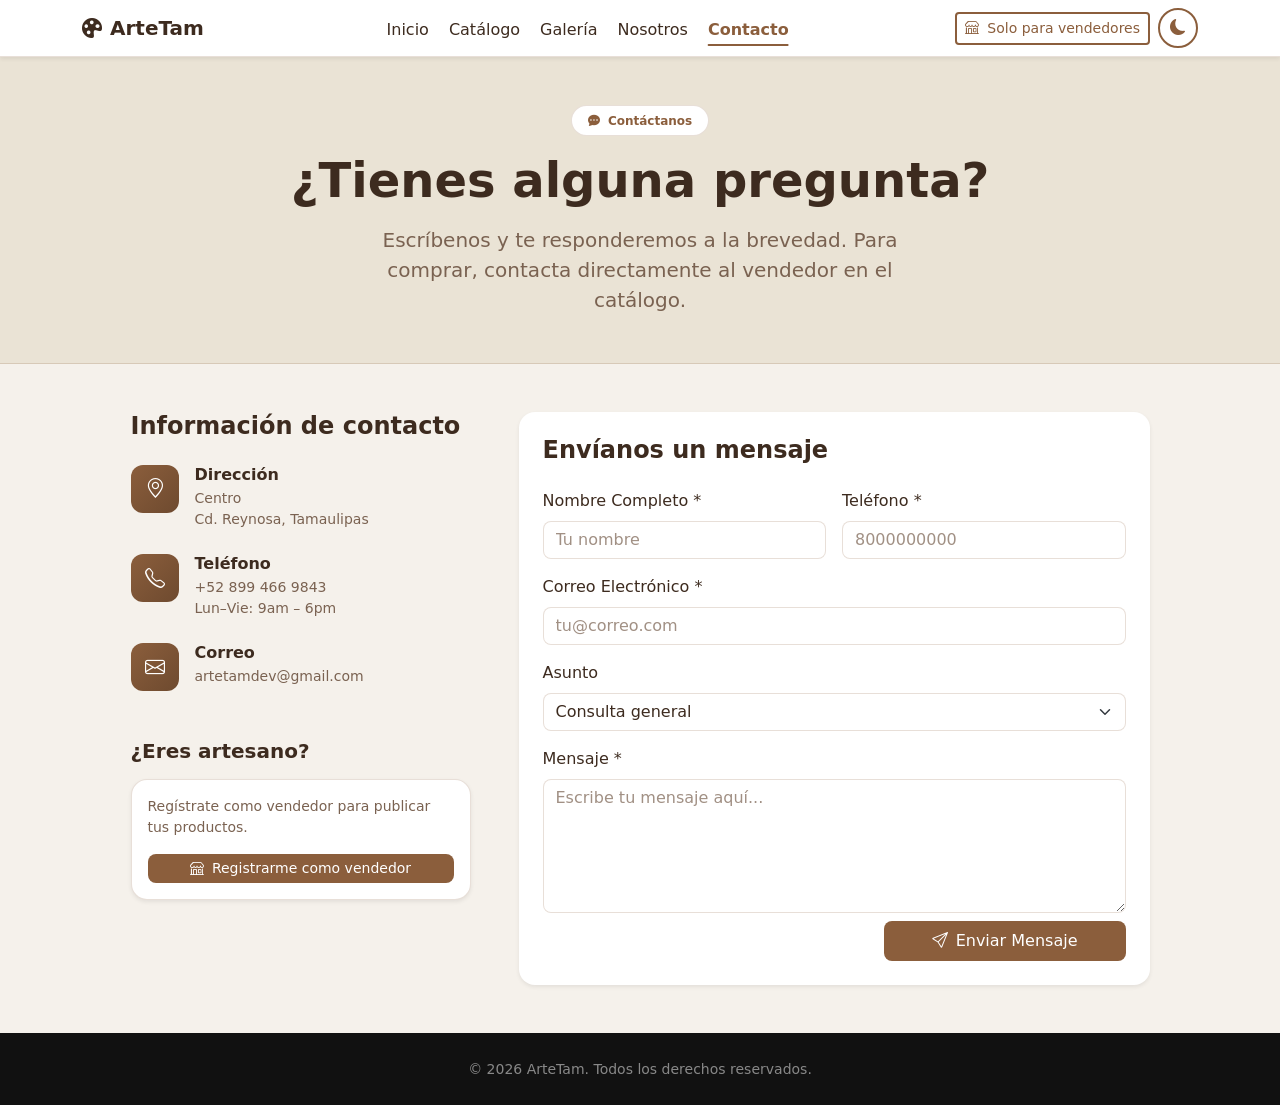
<file: contacto.html>
<!DOCTYPE html>
<html lang="es" data-theme="light">
<head>
    <meta charset="UTF-8">
    <meta name="viewport" content="width=device-width, initial-scale=1.0">
    <title>ArteTam | Contacto</title>
    <link href="https://cdn.jsdelivr.net/npm/bootstrap@5.3.2/dist/css/bootstrap.min.css" rel="stylesheet">
    <link href="https://cdn.jsdelivr.net/npm/bootstrap-icons@1.11.1/font/bootstrap-icons.css" rel="stylesheet">
    <link rel="stylesheet" href="styles.css">
</head>
<body>

<nav class="navbar navbar-expand-lg sticky-top custom-navbar shadow-sm">
    <div class="container">
        <a class="navbar-brand fw-bold text-primary-custom" href="index.html"><i class="bi bi-palette-fill me-2"></i>ArteTam</a>
        <button class="navbar-toggler border-0" type="button" data-bs-toggle="collapse" data-bs-target="#navbarNav"><span class="navbar-toggler-icon"></span></button>
        <div class="collapse navbar-collapse" id="navbarNav">
            <ul class="navbar-nav mx-auto gap-1">
                <li class="nav-item"><a class="nav-link" href="index.html">Inicio</a></li>
                <li class="nav-item"><a class="nav-link" href="index.html#catalogo">Catálogo</a></li>
                <li class="nav-item"><a class="nav-link" href="galeria.html">Galería</a></li>
                <li class="nav-item"><a class="nav-link" href="nosotros.html">Nosotros</a></li>
                <li class="nav-item"><a class="nav-link" href="contacto.html">Contacto</a></li>
            </ul>
            <div class="d-flex align-items-center gap-2 mt-3 mt-lg-0">
                <a href="login.html" id="nav-login-btn" class="btn btn-outline-custom btn-sm d-flex align-items-center gap-2">
                    <i class="bi bi-shop"></i><span>Solo para vendedores</span>
                </a>
                <button id="theme-toggle" class="btn btn-outline-custom rounded-circle" style="width:40px;height:40px;padding:0;"><i class="bi bi-moon-fill" id="theme-icon"></i></button>
            </div>
        </div>
    </div>
</nav>

<section class="py-5 bg-section border-bottom" style="border-color:var(--border-color)!important;">
    <div class="container text-center">
        <span class="badge mb-3 px-3 py-2 rounded-pill" style="background:var(--card-color);color:var(--primary);border:1px solid var(--border-color);">
            <i class="bi bi-chat-dots-fill me-1"></i> Contáctanos
        </span>
        <h1 class="fw-bold display-5 mb-3">¿Tienes alguna pregunta?</h1>
        <p class="lead" style="color:var(--text-muted);max-width:520px;margin:0 auto;">
            Escríbenos y te responderemos a la brevedad. Para comprar, contacta directamente al vendedor en el catálogo.
        </p>
    </div>
</section>

<section class="py-5">
    <div class="container">
        <div class="row g-5 justify-content-center">

            <!-- Info -->
            <div class="col-lg-4">
                <h4 class="fw-bold mb-4">Información de contacto</h4>
                <div class="d-flex flex-column gap-4">
                    <div class="d-flex align-items-start gap-3">
                        <div style="width:48px;height:48px;background:linear-gradient(135deg,var(--primary),var(--primary-hover));border-radius:12px;display:flex;align-items:center;justify-content:center;flex-shrink:0;">
                            <i class="bi bi-geo-alt text-white fs-5"></i>
                        </div>
                        <div><h6 class="fw-bold mb-1">Dirección</h6><p class="mb-0 small" style="color:var(--text-muted);">Centro<br>Cd. Reynosa, Tamaulipas</p></div>
                    </div>
                    <div class="d-flex align-items-start gap-3">
                        <div style="width:48px;height:48px;background:linear-gradient(135deg,var(--primary),var(--primary-hover));border-radius:12px;display:flex;align-items:center;justify-content:center;flex-shrink:0;">
                            <i class="bi bi-telephone text-white fs-5"></i>
                        </div>
                        <div><h6 class="fw-bold mb-1">Teléfono</h6><p class="mb-0 small" style="color:var(--text-muted);">+52 899 466 9843<br>Lun–Vie: 9am – 6pm</p></div>
                    </div>
                    <div class="d-flex align-items-start gap-3">
                        <div style="width:48px;height:48px;background:linear-gradient(135deg,var(--primary),var(--primary-hover));border-radius:12px;display:flex;align-items:center;justify-content:center;flex-shrink:0;">
                            <i class="bi bi-envelope text-white fs-5"></i>
                        </div>
                        <div><h6 class="fw-bold mb-1">Correo</h6><p class="mb-0 small" style="color:var(--text-muted);">artetamdev@gmail.com</p></div>
                    </div>
                </div>
                <div class="mt-5">
                    <h5 class="fw-bold mb-3">¿Eres artesano?</h5>
                    <div class="card border-0 rounded-4 p-3 shadow-sm benefit-card">
                        <p class="small mb-3" style="color:var(--text-muted);">Regístrate como vendedor para publicar tus productos.</p>
                        <a href="login.html" class="btn btn-primary-custom btn-sm rounded-3">
                            <i class="bi bi-shop me-2"></i>Registrarme como vendedor
                        </a>
                    </div>
                </div>
            </div>

            <!-- Formulario -->
            <div class="col-lg-7">
                <div id="form-alert" class="alert d-none mb-4 rounded-4" role="alert"></div>
                <form id="contactForm" class="card border-0 shadow-sm rounded-4 p-4 bg-card" novalidate>
                    <h4 class="fw-bold mb-4">Envíanos un mensaje</h4>
                    <div class="row g-3">
                        <div class="col-md-6">
                            <label class="form-label">Nombre Completo *</label>
                            <input type="text" class="form-control rounded-3" id="c-nombre" placeholder="Tu nombre" required>
                            <div class="invalid-feedback">Por favor ingresa tu nombre.</div>
                        </div>
                        <div class="col-md-6">
                            <label class="form-label">Teléfono *</label>
                            <input type="tel" class="form-control rounded-3" id="c-tel"
                                   placeholder="8000000000" inputmode="numeric" pattern="[0-9]{10}"
                                   maxlength="10" minlength="10" required
                                   autocomplete="tel-national">
                            <div class="invalid-feedback">Ingresa un número telefónico válido de 10 dígitos.</div>
                        </div>
                        <div class="col-12">
                            <label class="form-label">Correo Electrónico *</label>
                            <input type="email" class="form-control rounded-3" id="c-email" placeholder="tu@correo.com" required>
                            <div class="invalid-feedback">Ingresa un correo válido.</div>
                        </div>
                        <div class="col-12">
                            <label class="form-label">Asunto</label>
                            <select class="form-select rounded-3" id="c-asunto">
                                <option value="general">Consulta general</option>
                                <option value="vendedor">Quiero ser vendedor</option>
                                <option value="soporte">Soporte técnico</option>
                                <option value="otro">Otro</option>
                            </select>
                        </div>
                        <div class="col-12">
                            <label class="form-label">Mensaje *</label>
                            <textarea class="form-control rounded-3" id="c-mensaje" rows="5" placeholder="Escribe tu mensaje aquí..." required></textarea>
                            <div class="invalid-feedback">El mensaje no puede estar vacío.</div>
                        </div>
                        <div class="col-12 text-end mt-2">
                            <button type="submit" class="btn btn-primary-custom px-5 py-2 rounded-3">
                                <i class="bi bi-send me-2"></i>Enviar Mensaje
                            </button>
                        </div>
                    </div>
                </form>
            </div>
        </div>
    </div>
</section>

<footer class="bg-dark text-white py-4">
    <div class="container text-center"><small style="color:rgba(255,255,255,.5);">&copy; 2026 ArteTam. Todos los derechos reservados.</small></div>
</footer>

<script src="https://cdn.jsdelivr.net/npm/bootstrap@5.3.2/dist/js/bootstrap.bundle.min.js"></script>
<script src="data.js"></script>
<script>
document.getElementById('c-tel').addEventListener('input', function() {
    this.value = this.value.replace(/\D/g, '').slice(0, 10);
});

document.getElementById('contactForm').addEventListener('submit', function(e) {
    e.preventDefault();
    if (!this.checkValidity()) { this.classList.add('was-validated'); return; }

    const nombre  = document.getElementById('c-nombre').value.trim();
    const tel     = document.getElementById('c-tel').value.trim();
    const email   = document.getElementById('c-email').value.trim();
    const asunto  = document.getElementById('c-asunto').value;
    const mensaje = document.getElementById('c-mensaje').value.trim();
    const alertEl = document.getElementById('form-alert');
    const btn     = this.querySelector('[type="submit"]');

    btn.disabled = true;
    btn.innerHTML = '<span class="spinner-border spinner-border-sm me-2"></span>Enviando...';

    setTimeout(() => {
        /* Guardar en localStorage para que el admin lo vea */
        addMensaje({ nombre, email, tel, asunto, mensaje });

        alertEl.className = 'alert alert-success d-block rounded-4';
        alertEl.innerHTML = '<i class="bi bi-check-circle-fill me-2"></i><strong>¡Mensaje enviado!</strong> Te responderemos a la brevedad. También puedes contactarnos por WhatsApp al +52 12 3456 7890.';
        this.reset();
        this.classList.remove('was-validated');
        btn.disabled = false;
        btn.innerHTML = '<i class="bi bi-send me-2"></i>Enviar Mensaje';
        window.scrollTo({ top:0, behavior:'smooth' });
    }, 900);
});
</script>
</body>
</html>
</file>
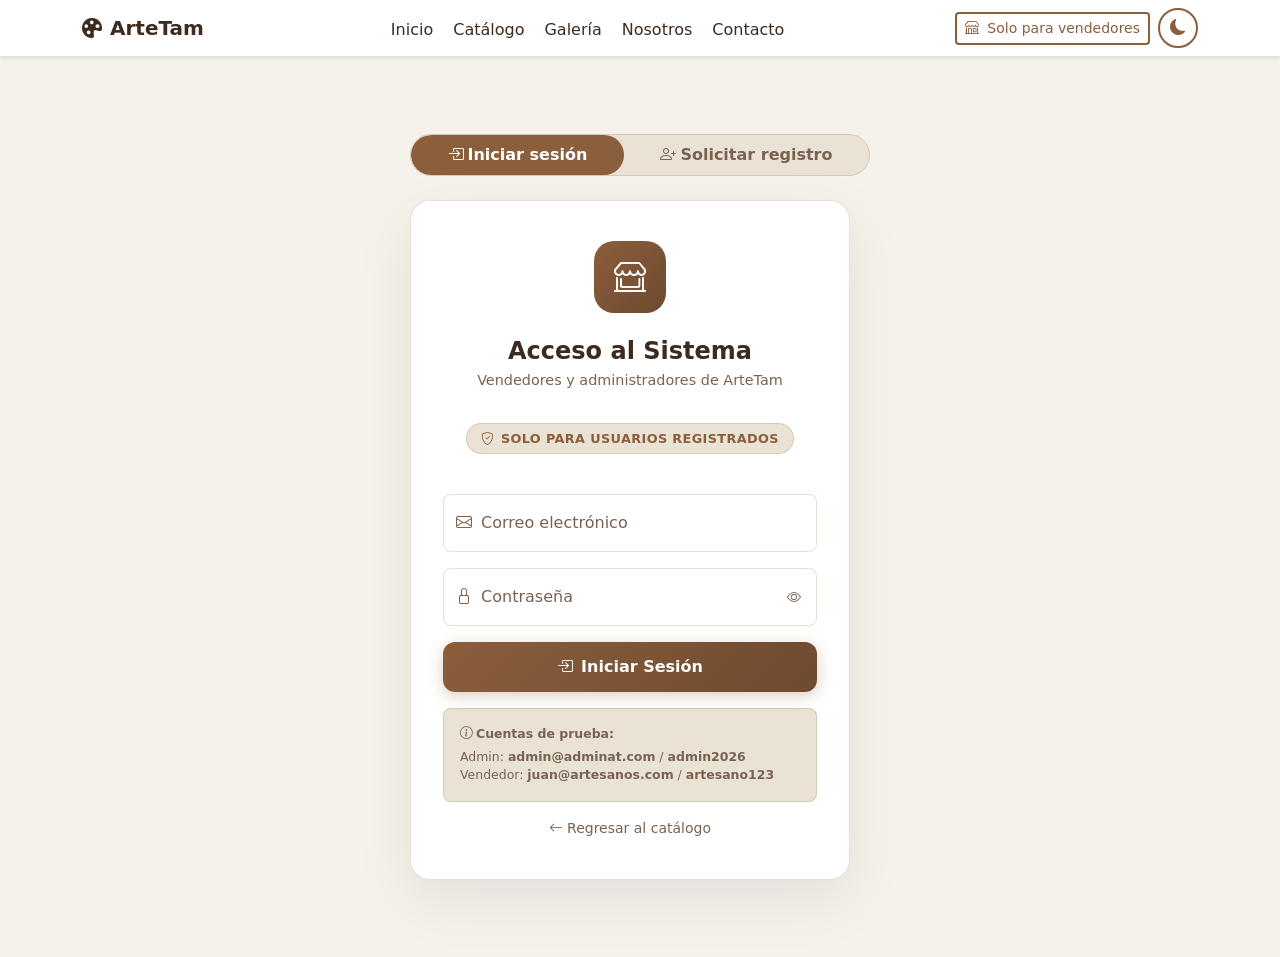
<file: login.html>
<!DOCTYPE html>
<html lang="es" data-theme="light">
<head>
    <meta charset="UTF-8">
    <meta name="viewport" content="width=device-width, initial-scale=1.0">
    <title>ArteTam | Acceso</title>
    <link href="https://cdn.jsdelivr.net/npm/bootstrap@5.3.2/dist/css/bootstrap.min.css" rel="stylesheet">
    <link href="https://cdn.jsdelivr.net/npm/bootstrap-icons@1.11.1/font/bootstrap-icons.css" rel="stylesheet">
    <link rel="stylesheet" href="styles.css">
</head>
<body>

<nav class="navbar navbar-expand-lg sticky-top custom-navbar shadow-sm">
    <div class="container">
        <a class="navbar-brand fw-bold text-primary-custom" href="index.html"><i class="bi bi-palette-fill me-2"></i>ArteTam</a>
        <button class="navbar-toggler border-0" type="button" data-bs-toggle="collapse" data-bs-target="#navbarNav"><span class="navbar-toggler-icon"></span></button>
        <div class="collapse navbar-collapse" id="navbarNav">
            <ul class="navbar-nav mx-auto gap-1">
                <li class="nav-item"><a class="nav-link" href="index.html">Inicio</a></li>
                <li class="nav-item"><a class="nav-link" href="index.html#catalogo">Catálogo</a></li>
                <li class="nav-item"><a class="nav-link" href="galeria.html">Galería</a></li>
                <li class="nav-item"><a class="nav-link" href="nosotros.html">Nosotros</a></li>
                <li class="nav-item"><a class="nav-link" href="contacto.html">Contacto</a></li>
            </ul>
            <div class="d-flex align-items-center gap-2 mt-3 mt-lg-0">
                <a href="login.html" id="nav-login-btn" class="btn btn-outline-custom btn-sm d-flex align-items-center gap-2">
                    <i class="bi bi-shop"></i><span>Solo para vendedores</span>
                </a>
                <button id="theme-toggle" class="btn btn-outline-custom rounded-circle" style="width:40px;height:40px;padding:0;"><i class="bi bi-moon-fill" id="theme-icon"></i></button>
            </div>
        </div>
    </div>
</nav>

<div class="login-page">
    <!-- Tabs: Login / Registro -->
    <div style="width:100%;max-width:460px;">
        <div class="d-flex rounded-pill mb-4 overflow-hidden" style="background:var(--section-bg);border:1px solid var(--border-color);">
            <button id="tab-login-btn" class="flex-fill py-2 fw-semibold border-0 rounded-pill" style="background:var(--primary);color:#fff;transition:all .2s;" onclick="showTab('login')">
                <i class="bi bi-box-arrow-in-right me-1"></i>Iniciar sesión
            </button>
            <button id="tab-reg-btn" class="flex-fill py-2 fw-semibold border-0 rounded-pill" style="background:transparent;color:var(--text-muted);transition:all .2s;" onclick="showTab('registro')">
                <i class="bi bi-person-plus me-1"></i>Solicitar registro
            </button>
        </div>

        <!-- === LOGIN === -->
        <div id="panel-login" class="login-card fade-in-up">
            <div class="login-icon"><i class="bi bi-shop-window"></i></div>
            <h1 class="login-title">Acceso al Sistema</h1>
            <p class="login-subtitle">Vendedores y administradores de ArteTam</p>
            <div class="text-center mb-3">
                <span class="vendor-badge"><i class="bi bi-shield-check"></i> Solo para usuarios registrados</span>
            </div>
            <div id="login-alert" class="alert d-none mb-3"></div>
            <div class="form-floating mb-3">
                <input type="email" class="form-control rounded-3" id="l-email" placeholder="correo@ejemplo.com">
                <label><i class="bi bi-envelope me-1"></i> Correo electrónico</label>
            </div>
            <div class="form-floating mb-3 position-relative">
                <input type="password" class="form-control rounded-3 pe-5" id="l-pass" placeholder="Contraseña">
                <label><i class="bi bi-lock me-1"></i> Contraseña</label>
                <button type="button" id="toggle-pass" class="btn btn-sm position-absolute top-50 end-0 translate-middle-y me-3 p-0 border-0 bg-transparent" style="color:var(--text-muted);z-index:10;">
                    <i class="bi bi-eye" id="pass-icon"></i>
                </button>
            </div>
            <button type="button" id="btn-login" class="btn btn-login mb-3">
                <i class="bi bi-box-arrow-in-right me-2"></i>Iniciar Sesión
            </button>
            <div class="rounded-3 p-3 mb-3" style="background:var(--section-bg);border:1px solid var(--border-color);font-size:.78rem;">
                <p class="mb-1 fw-semibold" style="color:var(--text-muted);"><i class="bi bi-info-circle me-1"></i>Cuentas de prueba:</p>
                <p class="mb-0" style="color:var(--text-muted);">Admin: <strong>admin@adminat.com</strong> / <strong>admin2026</strong></p>
                <p class="mb-0" style="color:var(--text-muted);">Vendedor: <strong>juan@artesanos.com</strong> / <strong>artesano123</strong></p>
            </div>
            <a href="index.html" class="back-link"><i class="bi bi-arrow-left me-1"></i>Regresar al catálogo</a>
        </div>

        <!-- === SOLICITUD DE REGISTRO === -->
        <div id="panel-registro" class="login-card fade-in-up" style="display:none;">
            <div class="login-icon" style="background:linear-gradient(135deg,#198754,#0a5c36);"><i class="bi bi-person-plus"></i></div>
            <h1 class="login-title">Solicitar Registro</h1>
            <p class="login-subtitle">Completa tu información para unirte a ArteTam como artesano vendedor</p>
            <div id="reg-alert" class="alert d-none mb-3"></div>
            <div class="row g-2 mb-2">
                <div class="col-12">
                    <label class="form-label small fw-semibold">Nombre completo *</label>
                    <input type="text" class="form-control rounded-3" id="r-nombre" placeholder="Tu nombre">
                </div>
                <div class="col-12">
                    <label class="form-label small fw-semibold">Correo electrónico *</label>
                    <input type="email" class="form-control rounded-3" id="r-email" placeholder="tu@artesano.com">
                </div>
                <div class="col-md-6">
                    <label class="form-label small fw-semibold">Teléfono (10 dígitos) *</label>
                    <input type="tel" class="form-control rounded-3" id="r-tel"
                           placeholder="5512345678" maxlength="10" inputmode="numeric" pattern="[0-9]{10}">
                    <div class="form-text" style="font-size:.72rem;color:var(--text-muted);">Solo números, sin código de país</div>
                </div>
                <div class="col-md-6">
                    <label class="form-label small fw-semibold">Especialidad *</label>
                    <input type="text" class="form-control rounded-3" id="r-esp" placeholder="Cerámica, Textiles...">
                </div>
                <div class="col-12">
                    <label class="form-label small fw-semibold">Ubicación / Taller</label>
                    <input type="text" class="form-control rounded-3" id="r-ubicacion" placeholder="Ciudad, Estado">
                </div>
                <div class="col-12">
                    <label class="form-label small fw-semibold">Cuéntanos sobre tu trabajo *</label>
                    <textarea class="form-control rounded-3" id="r-bio" rows="3" placeholder="¿Qué produces? ¿Cuántos años llevas? ¿Qué técnicas usas?"></textarea>
                </div>
            </div>
            <button type="button" id="btn-registro" class="btn btn-login mb-3" style="background:linear-gradient(135deg,#198754,#0a5c36);">
                <i class="bi bi-send me-2"></i>Enviar solicitud
            </button>
            <a href="index.html" class="back-link"><i class="bi bi-arrow-left me-1"></i>Regresar al catálogo</a>
        </div>
    </div>
</div>

<script src="https://cdn.jsdelivr.net/npm/bootstrap@5.3.2/dist/js/bootstrap.bundle.min.js"></script>
<script src="data.js"></script>
<script>
function showTab(tab) {
    const isLogin = tab === 'login';
    document.getElementById('panel-login').style.display    = isLogin ? '' : 'none';
    document.getElementById('panel-registro').style.display = isLogin ? 'none' : '';
    document.getElementById('tab-login-btn').style.background = isLogin ? 'var(--primary)' : 'transparent';
    document.getElementById('tab-login-btn').style.color      = isLogin ? '#fff' : 'var(--text-muted)';
    document.getElementById('tab-reg-btn').style.background   = !isLogin ? 'var(--primary)' : 'transparent';
    document.getElementById('tab-reg-btn').style.color        = !isLogin ? '#fff' : 'var(--text-muted)';
}

/* Mostrar/ocultar contraseña */
document.getElementById('toggle-pass').addEventListener('click', () => {
    const p = document.getElementById('l-pass'), i = document.getElementById('pass-icon');
    p.type = p.type==='text'?'password':'text';
    i.className = p.type==='text'?'bi bi-eye-slash':'bi bi-eye';
});

/* Login */
document.getElementById('btn-login').addEventListener('click', () => {
    const email = document.getElementById('l-email').value.trim().toLowerCase();
    const pass  = document.getElementById('l-pass').value;
    const alertEl = document.getElementById('login-alert');
    const btn   = document.getElementById('btn-login');
    if (!email||!pass) { showAlert(alertEl,'Completa todos los campos.','warning'); return; }
    btn.disabled=true; btn.innerHTML='<span class="spinner-border spinner-border-sm me-2"></span>Verificando...';
    setTimeout(() => {
        const result = loginUser(email, pass);
        if (result && result.__suspended) {
            showAlert(alertEl,
                '<i class="bi bi-slash-circle me-2"></i>Tu cuenta ha sido <strong>suspendida</strong>. Contacta al administrador en <a href="mailto:admin@adminat.com">admin@adminat.com</a>.',
                'warning');
            btn.disabled=false; btn.innerHTML='<i class="bi bi-box-arrow-in-right me-2"></i>Iniciar Sesión';
        } else if (result) {
            setSession(result);
            showAlert(alertEl,`¡Bienvenido, ${result.nombre}! Redirigiendo...`,'success');
            setTimeout(() => { window.location.href = result.rol==='admin'?'admin.html':`seller.html?id=${result.vendedorId}`; }, 900);
        } else {
            showAlert(alertEl,'Correo o contraseña incorrectos.','danger');
            btn.disabled=false; btn.innerHTML='<i class="bi bi-box-arrow-in-right me-2"></i>Iniciar Sesión';
        }
    }, 800);
});
document.getElementById('l-pass').addEventListener('keydown', e => { if(e.key==='Enter') document.getElementById('btn-login').click(); });

/* Solicitud de registro */
/* Digits-only for phone */
document.getElementById('r-tel').addEventListener('input', function() {
    this.value = this.value.replace(/\D/g,'').slice(0,10);
});

document.getElementById('btn-registro').addEventListener('click', () => {
    const nombre    = document.getElementById('r-nombre').value.trim();
    const email     = document.getElementById('r-email').value.trim();
    const tel       = document.getElementById('r-tel').value.replace(/\D/g,'');
    const esp       = document.getElementById('r-esp').value.trim();
    const ubicacion = document.getElementById('r-ubicacion').value.trim();
    const bio       = document.getElementById('r-bio').value.trim();
    const alertEl   = document.getElementById('reg-alert');
    const btn       = document.getElementById('btn-registro');

    if (!nombre||!email||!tel||!esp||!bio) { showAlert(alertEl,'Completa los campos obligatorios (*)','warning'); return; }
    if (!/^[^\s@]+@[^\s@]+\.[^\s@]+$/.test(email)) { showAlert(alertEl,'Ingresa un correo electrónico válido.','warning'); return; }
    if (tel.length !== 10) {
        showAlert(alertEl,'El teléfono debe tener exactamente 10 dígitos.','warning');
        document.getElementById('r-tel').focus(); return;
    }
    btn.disabled=true; btn.innerHTML='<span class="spinner-border spinner-border-sm me-2"></span>Enviando...';

    setTimeout(() => {
        addSolicitud({ nombre, email, tel, especialidad:esp, ubicacion, bio });
        alertEl.className='alert alert-success d-block rounded-3';
        alertEl.innerHTML=`<i class="bi bi-check-circle-fill me-2"></i><strong>¡Solicitud enviada!</strong><br>
            Revisaremos tu información y te contactaremos en los próximos 2-3 días hábiles al correo <strong>${email}</strong>.`;
        ['r-nombre','r-email','r-tel','r-esp','r-ubicacion','r-bio'].forEach(id => document.getElementById(id).value='');
        btn.disabled=false; btn.innerHTML='<i class="bi bi-send me-2"></i>Enviar solicitud';
    }, 900);
});

function showAlert(el, msg, type) { el.className=`alert alert-${type} d-block rounded-3`; el.innerHTML=msg; }
</script>
</body>
</html>
</file>
<file: styles.css>
/* ========================================== */
/* VARIABLES DE TEMA (MODO CLARO / OSCURO)    */
/* ========================================== */
:root {
    --bg-color: #F5F1EB;
    --text-color: #3D2B1F;
    --text-muted: #7A6251;
    --card-color: #FFFFFF;
    --primary: #8B5E3C;
    --primary-hover: #6E4A2F;
    --section-bg: #EAE3D5;
    --border-color: rgba(139, 94, 60, 0.2);
    --input-bg: #FFFFFF;
    --navbar-bg: #FFFFFF;
    --navbar-text: #3D2B1F;
    --shadow-color: rgba(0,0,0,0.08);
    --badge-text: #fff;
    --overlay-bg: rgba(255,255,255,0.95);
}

[data-theme="dark"] {
    --bg-color: #1C1C1C;
    --text-color: #F0EAE0;
    --text-muted: #A89880;
    --card-color: #2A2A2A;
    --primary: #D6B38C;
    --primary-hover: #E8CCAF;
    --section-bg: #222222;
    --border-color: rgba(214, 179, 140, 0.25);
    --input-bg: #2A2A2A;
    --navbar-bg: #1A1A1A;
    --navbar-text: #F0EAE0;
    --shadow-color: rgba(0,0,0,0.3);
    --badge-text: #1C1C1C;
    --overlay-bg: rgba(30,30,30,0.95);
}

/* ========================================== */
/* BASE Y RESET                               */
/* ========================================== */
*, *::before, *::after { box-sizing: border-box; }

body {
    background-color: var(--bg-color);
    color: var(--text-color);
    font-family: 'Segoe UI', system-ui, -apple-system, sans-serif;
    transition: background-color 0.3s ease, color 0.3s ease;
}

html { scroll-behavior: smooth; }

h1, h2, h3, h4, h5, h6 { color: var(--text-color); }

p { color: var(--text-color); }

/* Fix Bootstrap muted text in dark mode */
.text-muted, .text-white-50 {
    color: var(--text-muted) !important;
}

[data-theme="dark"] .text-white-50 {
    color: #A89880 !important;
}

/* ========================================== */
/* NAVBAR                                     */
/* ========================================== */
.custom-navbar {
    background-color: var(--navbar-bg) !important;
    transition: background-color 0.3s ease;
    border-bottom: 1px solid var(--border-color);
}

.custom-navbar .navbar-brand,
.custom-navbar .nav-link {
    color: var(--navbar-text) !important;
    transition: color 0.2s ease;
}

.custom-navbar .nav-link:hover {
    color: var(--primary) !important;
}

/* ========================================== */
/* PANEL ADMINISTRADOR                        */
/* ========================================== */
.admin-hero {
    background: linear-gradient(135deg, var(--primary) 0%, var(--primary-hover) 100%);
    padding: 2.5rem 0;
    color: #fff;
}
[data-theme="dark"] .admin-hero {
    background: linear-gradient(135deg, #3a2010 0%, #1C1C1C 100%);
}
.admin-hero h1, .admin-hero p, .admin-hero small { color: #fff !important; }

.admin-stat {
    background: var(--card-color);
    border: 1px solid var(--border-color);
    border-radius: 16px;
    padding: 1.25rem 1.5rem;
    display: flex;
    align-items: center;
    gap: 1rem;
    transition: transform .2s, box-shadow .2s;
}
.admin-stat:hover { transform: translateY(-3px); box-shadow: 0 8px 24px var(--shadow-color); }
.admin-stat-icon {
    width: 52px; height: 52px; border-radius: 14px; flex-shrink: 0;
    display: flex; align-items: center; justify-content: center;
    font-size: 1.4rem;
}
.admin-stat-num { font-size: 1.75rem; font-weight: 700; color: var(--primary); line-height: 1; }
.admin-stat-label { font-size: .8rem; color: var(--text-muted); }

.admin-section-title {
    font-size: 1.1rem;
    font-weight: 700;
    color: var(--text-color);
    margin-bottom: 1rem;
    padding-bottom: .5rem;
    border-bottom: 2px solid var(--border-color);
    display: flex;
    align-items: center;
    gap: .5rem;
}

.admin-table {
    width: 100%;
    border-collapse: separate;
    border-spacing: 0;
    font-size: .9rem;
}
.admin-table th {
    background: var(--section-bg);
    color: var(--text-muted);
    font-weight: 600;
    font-size: .75rem;
    text-transform: uppercase;
    letter-spacing: .05em;
    padding: .75rem 1rem;
    border-bottom: 1px solid var(--border-color);
}
.admin-table td {
    padding: .75rem 1rem;
    color: var(--text-color);
    border-bottom: 1px solid var(--border-color);
    vertical-align: middle;
    background: var(--card-color);
}
.admin-table tr:last-child td { border-bottom: none; }
.admin-table tr:hover td { background: var(--section-bg); }

.admin-stock-input {
    width: 70px;
    text-align: center;
    border: 1.5px solid var(--border-color);
    border-radius: 8px;
    padding: .25rem .4rem;
    font-size: .9rem;
    font-weight: 600;
    background: var(--input-bg);
    color: var(--text-color);
}
.admin-stock-input:focus {
    outline: none;
    border-color: var(--primary);
    box-shadow: 0 0 0 3px rgba(139,94,60,.15);
}

.admin-stock-btn {
    width: 28px; height: 28px; border-radius: 7px;
    border: 1.5px solid var(--border-color);
    background: var(--bg-color);
    color: var(--text-color);
    font-size: .95rem; font-weight: 700;
    cursor: pointer; transition: all .2s;
    display: inline-flex; align-items: center; justify-content: center;
}
.admin-stock-btn:hover { background: var(--primary); color: #fff; border-color: var(--primary); }

.admin-save-btn {
    background: linear-gradient(135deg, var(--primary), var(--primary-hover));
    color: #fff; border: none; border-radius: 8px;
    padding: .3rem .8rem; font-size: .8rem; font-weight: 600;
    cursor: pointer; transition: all .2s; white-space: nowrap;
}
[data-theme="dark"] .admin-save-btn { color: #1C1C1C; }
.admin-save-btn:hover { opacity: .85; transform: translateY(-1px); }
.admin-save-btn.saved { background: #198754; color: #fff !important; }

.admin-artesano-row { display: flex; align-items: center; gap: .75rem; }
.admin-artesano-row img { width: 38px; height: 38px; border-radius: 50%; object-fit: cover; flex-shrink: 0; }

.admin-card {
    background: var(--card-color);
    border: 1px solid var(--border-color);
    border-radius: 16px;
    overflow: hidden;
}

.admin-logout-btn {
    background: rgba(255,255,255,.15);
    border: 1.5px solid rgba(255,255,255,.35);
    color: #fff;
    border-radius: 10px;
    padding: .45rem 1rem;
    font-size: .85rem;
    font-weight: 600;
    cursor: pointer;
    transition: background .2s;
    text-decoration: none;
    display: inline-flex; align-items: center; gap: .4rem;
}
.admin-logout-btn:hover { background: rgba(255,255,255,.25); color: #fff; }

/* ========================================== */
/* SOLD OUT — estados de stock                */
/* ========================================== */
.sold-out-card { opacity: .82; }
.sold-out-card .card-title,
.sold-out-card .text-primary-custom { color: var(--text-muted) !important; }

.navbar-toggler {
    border-color: var(--border-color);
}

.navbar-toggler-icon {
    filter: none;
}

[data-theme="dark"] .navbar-toggler-icon {
    filter: invert(1);
}

/* ========================================== */
/* BOTONES PERSONALIZADOS                     */
/* ========================================== */
.btn-primary-custom {
    background-color: var(--primary);
    color: #fff !important;
    border: none;
    transition: all 0.3s ease;
}

[data-theme="dark"] .btn-primary-custom {
    color: #1C1C1C !important;
}

.btn-primary-custom:hover {
    background-color: var(--primary-hover);
    color: #fff !important;
    transform: translateY(-2px);
    box-shadow: 0 4px 12px var(--shadow-color);
}

[data-theme="dark"] .btn-primary-custom:hover {
    color: #1C1C1C !important;
}

.btn-outline-custom {
    border: 2px solid var(--primary);
    color: var(--primary) !important;
    background: transparent;
    transition: all 0.3s ease;
}

.btn-outline-custom:hover,
.btn-outline-custom.active {
    background-color: var(--primary);
    color: #fff !important;
}

[data-theme="dark"] .btn-outline-custom:hover,
[data-theme="dark"] .btn-outline-custom.active {
    color: #1C1C1C !important;
}

/* ========================================== */
/* UTILIDADES                                 */
/* ========================================== */
.bg-section { background-color: var(--section-bg); }
.bg-card    { background-color: var(--card-color); color: var(--text-color); }
.text-primary-custom { color: var(--primary) !important; }

/* ========================================== */
/* FORMULARIOS E INPUTS                       */
/* ========================================== */
.form-control,
.form-select {
    background-color: var(--input-bg);
    color: var(--text-color);
    border-color: var(--border-color);
    transition: background-color 0.3s, color 0.3s, border-color 0.3s;
}

.form-control:focus,
.form-select:focus {
    background-color: var(--input-bg);
    color: var(--text-color);
    border-color: var(--primary);
    box-shadow: 0 0 0 0.25rem rgba(139, 94, 60, 0.2);
}

.form-control::placeholder {
    color: var(--text-muted);
    opacity: 0.7;
}

.form-label {
    color: var(--text-color);
    font-weight: 500;
}

.input-group-text {
    background-color: var(--input-bg);
    color: var(--text-muted);
    border-color: var(--border-color);
}

/* ========================================== */
/* TARJETAS                                   */
/* ========================================== */
.benefit-card, .product-card {
    background-color: var(--card-color);
    color: var(--text-color);
    transition: transform 0.3s ease, box-shadow 0.3s ease;
    border: 1px solid var(--border-color) !important;
}

.benefit-card p, .product-card p { color: var(--text-color); }

.benefit-card:hover, .product-card:hover {
    transform: translateY(-5px);
    box-shadow: 0 12px 28px var(--shadow-color) !important;
}

.product-card .card-img-top {
    height: 230px;
    object-fit: cover;
}

/* Badge de categoría */
.product-card .badge {
    background-color: var(--primary) !important;
    color: var(--badge-text) !important;
}

[data-theme="dark"] .product-card .badge {
    color: #1C1C1C !important;
}

/* ========================================== */
/* GALERÍA                                    */
/* ========================================== */
.gallery-item { border-radius: 12px; overflow: hidden; cursor: pointer; }
.gallery-item img {
    width: 100%; height: 280px;
    object-fit: cover;
    transition: transform 0.4s ease;
}
.gallery-item:hover img { transform: scale(1.06); }
.gallery-overlay {
    position: absolute; inset: 0;
    background: linear-gradient(to top, rgba(61,43,31,0.75) 0%, transparent 60%);
    display: flex; align-items: flex-end; justify-content: flex-start;
    padding: 1.2rem;
    opacity: 0;
    transition: opacity 0.3s ease;
}
.gallery-item:hover .gallery-overlay { opacity: 1; }
.gallery-overlay h4 { color: #fff; font-size: 1rem; margin: 0; }

/* ========================================== */
/* HERO SECTION                               */
/* ========================================== */
.hero-section { background-color: var(--bg-color); min-height: 85vh; }
.hero-img { max-height: 480px; object-fit: cover; }

/* ========================================== */
/* CARRUSEL DE TESTIMONIOS                    */
/* ========================================== */
.carousel-item p,
.carousel-item h5 {
    color: var(--text-color);
}

/* ========================================== */
/* FOOTER                                     */
/* ========================================== */
footer.bg-dark {
    background-color: #111111 !important;
}
footer h4, footer h5 { color: #fff; }
footer p { color: rgba(255,255,255,0.6); }

/* ========================================== */
/* PÁGINA: INICIO DE SESIÓN (login.html)      */
/* ========================================== */
.login-page {
    min-height: 100vh;
    display: flex;
    align-items: center;
    justify-content: center;
    background-color: var(--bg-color);
    padding: 2rem 1rem;
}

.login-card {
    background-color: var(--card-color);
    border: 1px solid var(--border-color);
    border-radius: 20px;
    padding: 2.5rem 2rem;
    box-shadow: 0 20px 60px var(--shadow-color);
    width: 100%;
    max-width: 440px;
}

.login-card .login-icon {
    width: 72px; height: 72px;
    background: linear-gradient(135deg, var(--primary), var(--primary-hover));
    border-radius: 20px;
    display: flex; align-items: center; justify-content: center;
    margin: 0 auto 1.5rem;
    font-size: 2rem;
    color: #fff;
}

[data-theme="dark"] .login-card .login-icon { color: #1C1C1C; }

.login-card .login-title {
    font-size: 1.5rem;
    font-weight: 700;
    text-align: center;
    color: var(--text-color);
    margin-bottom: 0.25rem;
}

.login-card .login-subtitle {
    text-align: center;
    color: var(--text-muted);
    font-size: 0.9rem;
    margin-bottom: 2rem;
}

.login-card .vendor-badge {
    display: inline-flex;
    align-items: center;
    gap: 0.4rem;
    background-color: var(--section-bg);
    color: var(--primary);
    border: 1px solid var(--border-color);
    border-radius: 999px;
    padding: 0.3rem 0.9rem;
    font-size: 0.8rem;
    font-weight: 600;
    margin-bottom: 1.5rem;
    letter-spacing: 0.03em;
    text-transform: uppercase;
}

.login-card .form-floating > label {
    color: var(--text-muted);
}

.login-card .form-floating > .form-control:focus ~ label,
.login-card .form-floating > .form-control:not(:placeholder-shown) ~ label {
    color: var(--primary);
}

.login-card .btn-login {
    width: 100%;
    padding: 0.8rem;
    font-size: 1rem;
    font-weight: 600;
    border-radius: 12px;
    background: linear-gradient(135deg, var(--primary), var(--primary-hover));
    color: #fff;
    border: none;
    transition: all 0.3s ease;
    box-shadow: 0 4px 15px rgba(139, 94, 60, 0.3);
}

[data-theme="dark"] .login-card .btn-login { color: #1C1C1C; }

.login-card .btn-login:hover {
    transform: translateY(-2px);
    box-shadow: 0 8px 24px rgba(139, 94, 60, 0.4);
}

.login-card .divider {
    display: flex; align-items: center; gap: 1rem;
    margin: 1.5rem 0;
    color: var(--text-muted);
    font-size: 0.85rem;
}
.login-card .divider::before,
.login-card .divider::after {
    content: '';
    flex: 1;
    height: 1px;
    background: var(--border-color);
}

.login-card .back-link {
    display: block;
    text-align: center;
    color: var(--text-muted);
    font-size: 0.875rem;
    text-decoration: none;
    transition: color 0.2s;
}
.login-card .back-link:hover { color: var(--primary); }
.login-card .back-link i { margin-right: 4px; }

.login-card .alert {
    background-color: var(--section-bg);
    color: var(--text-color);
    border: 1px solid var(--border-color);
    border-radius: 10px;
    font-size: 0.875rem;
}

/* ========================================== */
/* PÁGINA: PERFIL DE VENDEDOR (seller.html)   */
/* ========================================== */
.seller-hero {
    background: linear-gradient(160deg, var(--section-bg) 0%, var(--bg-color) 100%);
    padding: 4rem 0 2rem;
    border-bottom: 1px solid var(--border-color);
}

.seller-avatar {
    width: 120px; height: 120px;
    border-radius: 50%;
    object-fit: cover;
    border: 4px solid var(--primary);
    box-shadow: 0 8px 24px var(--shadow-color);
}

.seller-avatar-placeholder {
    width: 120px; height: 120px;
    border-radius: 50%;
    background: linear-gradient(135deg, var(--primary), var(--primary-hover));
    display: flex; align-items: center; justify-content: center;
    font-size: 2.5rem;
    color: #fff;
    border: 4px solid var(--primary);
    flex-shrink: 0;
}

[data-theme="dark"] .seller-avatar-placeholder { color: #1C1C1C; }

.seller-stat-card {
    background-color: var(--card-color);
    border: 1px solid var(--border-color);
    border-radius: 14px;
    padding: 1.25rem;
    text-align: center;
    transition: transform 0.2s ease;
}

.seller-stat-card:hover { transform: translateY(-3px); }

.seller-stat-card .stat-number {
    font-size: 1.75rem;
    font-weight: 700;
    color: var(--primary);
    line-height: 1;
}

.seller-stat-card .stat-label {
    font-size: 0.8rem;
    color: var(--text-muted);
    margin-top: 0.25rem;
}

.seller-contact-btn {
    border-radius: 12px;
    padding: 0.6rem 1.4rem;
    font-weight: 600;
    font-size: 0.9rem;
    transition: all 0.3s ease;
}

.seller-contact-btn:hover { transform: translateY(-2px); }

.seller-products-grid { padding: 3rem 0; }

/* ========================================== */
/* ADMIN — FOOTER FIJO EN PARTE INFERIOR      */
/* ========================================== */
/* Aplica solo al panel de administración     */
body.admin-page {
    display: flex;
    flex-direction: column;
    min-height: 100vh;
}
/* flex-grow-1 en #admin-body hace que el contenido
   ocupe todo el espacio disponible empujando el
   footer siempre al fondo, sin solaparse */

/* ========================================== */
/* CATÁLOGO — CONTRASTE CLARO / OSCURO        */
/* ========================================== */

/* Descripción truncada en tarjeta de catálogo */
.catalog-desc {
    color: var(--text-muted);
    overflow: hidden;
    text-overflow: ellipsis;
    white-space: nowrap;
}

/* Botón deshabilitado (agotado) — contraste en ambos temas */
.btn-catalog-disabled {
    background-color: var(--section-bg) !important;
    color: var(--text-muted) !important;
    border: 1.5px solid var(--border-color) !important;
    opacity: 1 !important; /* no reducir opacidad — ya se ve apagado */
    cursor: not-allowed;
}
.btn-catalog-disabled:disabled {
    background-color: var(--section-bg) !important;
    color: var(--text-muted) !important;
}

/* Stock pill sobre imagen — siempre legible con texto blanco */
.catalog-stock-pill { color: #fff !important; }

/* btn-outline-secondary en tarjetas — visible en ambos temas */
.product-card .btn-outline-secondary {
    border-color: var(--border-color) !important;
    color: var(--text-color) !important;
    background: transparent !important;
}
.product-card .btn-outline-secondary:hover {
    background: var(--section-bg) !important;
    color: var(--text-color) !important;
}

/* btn-success (WhatsApp) — fondo fijo, siempre verde */
.product-card .btn-success,
.product-card a.btn-success {
    background-color: #198754 !important;
    border-color: #198754 !important;
    color: #fff !important;
}
.product-card .btn-success:hover,
.product-card a.btn-success:hover {
    background-color: #157347 !important;
    border-color: #146c43 !important;
    color: #fff !important;
}

/* btn-outline-custom en tarjetas — contraste en dark mode */
.product-card .btn-outline-custom {
    border: 2px solid var(--primary) !important;
    color: var(--primary) !important;
    background: transparent !important;
}
.product-card .btn-outline-custom:hover {
    background: var(--primary) !important;
    color: #fff !important;
}
[data-theme="dark"] .product-card .btn-outline-custom:hover {
    color: #1C1C1C !important;
}

/* Título de tarjeta — no pierde color al desactivar */
.product-card .card-title { color: var(--text-color) !important; }

/* sold-out card — muted pero legible */
.sold-out-card .card-title  { color: var(--text-muted) !important; }
.sold-out-card .text-primary-custom { color: var(--text-muted) !important; }

/* ========================================== */
/* ANIMACIÓN DE ENTRADA                       */
/* ========================================== */
@keyframes fadeInUp {
    from { opacity: 0; transform: translateY(20px); }
    to   { opacity: 1; transform: translateY(0); }
}

.fade-in-up {
    animation: fadeInUp 0.5s ease forwards;
}

/* ========================================== */
/* NAVBAR — ENLACE ACTIVO                     */
/* ========================================== */
.custom-navbar .nav-link {
    /* Reserve space so the underline never causes layout shifts */
    padding-bottom: 4px;
}
.custom-navbar .nav-link.active-nav {
    color: var(--primary) !important;
    font-weight: 600;
    position: relative;
}
/* Underline: uses transform/opacity for GPU-composited animation — no reflow */
.custom-navbar .nav-link::after {
    content: '';
    position: absolute;
    bottom: 0;
    left: 50%;
    transform: translateX(-50%) scaleX(0);
    transform-origin: center;
    width: calc(100% - 1rem);
    height: 2px;
    background: var(--primary);
    border-radius: 2px;
    opacity: 0;
    transition: transform 0.22s ease, opacity 0.22s ease;
}
.custom-navbar .nav-link.active-nav::after {
    transform: translateX(-50%) scaleX(1);
    opacity: 1;
}

/* ========================================== */
/* SOLD OUT                                   */
/* ========================================== */
.sold-out-card { opacity: .82; }
.sold-out-card .card-title,
.sold-out-card .text-primary-custom { color: var(--text-muted) !important; }

/* ========================================== */
/* STOCK PILLS                                */
/* ========================================== */
.stock-pill {
    font-size: .72rem; padding: .2rem .6rem;
    border-radius: 999px; font-weight: 600; white-space: nowrap;
    display: inline-flex; align-items: center;
}
.pill-ok  { background: rgba(25,135,84,.12); color: #198754; border: 1px solid rgba(25,135,84,.25); }
.pill-low { background: rgba(255,152,0,.12);  color: #c97a00; border: 1px solid rgba(255,152,0,.3);  }
.pill-out { background: rgba(220,53,69,.12);  color: #dc3545; border: 1px solid rgba(220,53,69,.25); }

/* ========================================== */
/* MODALES — dark mode                        */
/* ========================================== */
.modal-content {
    background: var(--card-color) !important;
    color: var(--text-color);
    border: 1px solid var(--border-color) !important;
}
.modal-content .form-control,
.modal-content .form-select {
    background: var(--input-bg);
    color: var(--text-color);
    border-color: var(--border-color);
}
.modal-content .form-control:focus,
.modal-content .form-select:focus {
    background: var(--input-bg);
    color: var(--text-color);
    border-color: var(--primary);
    box-shadow: 0 0 0 .2rem rgba(139,94,60,.2);
}
.modal-content label { color: var(--text-color); }
.modal-content .btn-close { filter: none; }
[data-theme="dark"] .modal-content .btn-close { filter: invert(1); }
.nav-tabs { border-color: var(--border-color) !important; }
.nav-tabs .nav-link {
    color: var(--text-muted);
    border: none;
    border-bottom: 2px solid transparent;
    background: transparent;
    transition: color .2s, border-color .2s;
}
.nav-tabs .nav-link.active {
    color: var(--primary) !important;
    border-bottom: 2px solid var(--primary) !important;
    background: transparent;
    font-weight: 600;
}
.nav-tabs .nav-link:hover { color: var(--primary); }

/* ========================================== */
/* PANEL ADMINISTRADOR                        */
/* ========================================== */
.admin-hero {
    background: linear-gradient(135deg, var(--primary) 0%, var(--primary-hover) 100%);
    padding: 2.2rem 0;
    color: #fff;
}
[data-theme="dark"] .admin-hero {
    background: linear-gradient(135deg, #3a2010 0%, #1C1C1C 100%);
}
.admin-hero h1, .admin-hero p,
.admin-hero small, .admin-hero span { color: #fff !important; }

.admin-stat {
    background: var(--card-color);
    border: 1px solid var(--border-color);
    border-radius: 16px;
    padding: 1.1rem 1.25rem;
    display: flex; align-items: center; gap: 1rem;
    transition: transform .2s, box-shadow .2s;
}
.admin-stat:hover { transform: translateY(-3px); box-shadow: 0 8px 24px var(--shadow-color); }
.admin-stat-icon {
    width: 48px; height: 48px; border-radius: 13px; flex-shrink: 0;
    display: flex; align-items: center; justify-content: center; font-size: 1.3rem;
}
.admin-stat-num   { font-size: 1.6rem; font-weight: 700; color: var(--primary); line-height: 1; }
.admin-stat-label { font-size: .78rem; color: var(--text-muted); }

.admin-section-title {
    font-size: 1rem; font-weight: 700; color: var(--text-color);
    margin-bottom: 1rem; padding-bottom: .5rem;
    border-bottom: 2px solid var(--border-color);
    display: flex; align-items: center; gap: .5rem;
}

.admin-card {
    background: var(--card-color);
    border: 1px solid var(--border-color);
    border-radius: 16px;
    overflow: hidden;
}

.admin-table {
    width: 100%; border-collapse: separate; border-spacing: 0; font-size: .88rem;
}
.admin-table th {
    background: var(--section-bg); color: var(--text-muted);
    font-weight: 600; font-size: .72rem; text-transform: uppercase;
    letter-spacing: .05em; padding: .65rem 1rem;
    border-bottom: 1px solid var(--border-color);
}
.admin-table td {
    padding: .7rem 1rem; color: var(--text-color);
    border-bottom: 1px solid var(--border-color);
    vertical-align: middle; background: var(--card-color);
}
.admin-table tr:last-child td { border-bottom: none; }
.admin-table tr:hover td { background: var(--section-bg); }

.admin-stock-input {
    width: 66px; text-align: center;
    border: 1.5px solid var(--border-color); border-radius: 8px;
    padding: .25rem .35rem; font-size: .88rem; font-weight: 600;
    background: var(--input-bg); color: var(--text-color);
}
.admin-stock-input:focus {
    outline: none; border-color: var(--primary);
    box-shadow: 0 0 0 3px rgba(139,94,60,.15);
}
.admin-stock-btn {
    width: 28px; height: 28px; border-radius: 7px;
    border: 1.5px solid var(--border-color);
    background: var(--bg-color); color: var(--text-color);
    font-size: .95rem; font-weight: 700; cursor: pointer;
    transition: all .2s; display: inline-flex; align-items: center; justify-content: center;
}
.admin-stock-btn:hover { background: var(--primary); color: #fff; border-color: var(--primary); }

.admin-save-btn {
    background: linear-gradient(135deg, var(--primary), var(--primary-hover));
    color: #fff; border: none; border-radius: 8px;
    padding: .3rem .85rem; font-size: .8rem; font-weight: 600;
    cursor: pointer; transition: all .2s; white-space: nowrap;
    display: inline-flex; align-items: center;
}
[data-theme="dark"] .admin-save-btn { color: #1C1C1C; }
.admin-save-btn:hover { opacity: .88; transform: translateY(-1px); }
.admin-save-btn.saved { background: #198754 !important; color: #fff !important; }

.admin-artesano-row { display: flex; align-items: center; gap: .75rem; }
.admin-artesano-row img {
    width: 38px; height: 38px;
    border-radius: 50%; object-fit: cover; flex-shrink: 0;
}

.admin-logout-btn {
    background: rgba(255,255,255,.15);
    border: 1.5px solid rgba(255,255,255,.35);
    color: #fff !important; border-radius: 10px;
    padding: .45rem 1rem; font-size: .85rem; font-weight: 600;
    cursor: pointer; transition: background .2s;
    text-decoration: none;
    display: inline-flex; align-items: center; gap: .4rem;
}
.admin-logout-btn:hover { background: rgba(255,255,255,.25); }

.admin-tab-btn {
    font-size: .88rem;
    transition: color .2s, border-color .2s;
    white-space: nowrap;
}
.admin-tab-btn:hover { color: var(--primary) !important; }

/* ========================================== */
/* MODAL DETALLE DE PRODUCTO                  */
/* ========================================== */
.pv-thumb {
    width: 70px; height: 70px;
    object-fit: cover; border-radius: 9px; cursor: pointer;
    border: 2px solid transparent; transition: border-color .2s;
}
.pv-thumb:hover, .pv-thumb.active { border-color: var(--primary); }

.caracteristica-tag {
    display: inline-flex; align-items: center; gap: .35rem;
    background: var(--section-bg); border: 1px solid var(--border-color);
    border-radius: 8px; padding: .3rem .7rem;
    font-size: .8rem; color: var(--text-color);
}

/* ========================================== */
/* GALERÍA Y CATÁLOGO — BOTONES DE FILTRO     */
/* ========================================== */
/* Garantiza contraste y consistencia en todos los estados
   y en ambos temas (claro / oscuro).
   Se aplica a .gal-filter-btn (galería) y .filter-btn
   (catálogo independiente y catálogo dentro de Inicio)      */

.gal-filter-btn,
.filter-btn {
    font-size: .82rem;
    font-weight: 500;
    line-height: 1.4;
    transition: background-color .2s ease, color .2s ease, border-color .2s ease;
}

/* Botón ACTIVO — fondo primary, texto siempre blanco */
.gal-filter-btn.btn-primary-custom,
.gal-filter-btn.btn-primary-custom:hover,
.gal-filter-btn.btn-primary-custom:focus,
.gal-filter-btn.btn-primary-custom:active,
.filter-btn.btn-primary-custom,
.filter-btn.btn-primary-custom:hover,
.filter-btn.btn-primary-custom:focus,
.filter-btn.btn-primary-custom:active {
    background-color: var(--primary) !important;
    border-color:     var(--primary) !important;
    color: #fff !important;
    box-shadow: none !important;
}

/* En dark-mode el primary es más claro → usar texto oscuro */
[data-theme="dark"] .gal-filter-btn.btn-primary-custom,
[data-theme="dark"] .gal-filter-btn.btn-primary-custom:hover,
[data-theme="dark"] .gal-filter-btn.btn-primary-custom:focus,
[data-theme="dark"] .gal-filter-btn.btn-primary-custom:active,
[data-theme="dark"] .filter-btn.btn-primary-custom,
[data-theme="dark"] .filter-btn.btn-primary-custom:hover,
[data-theme="dark"] .filter-btn.btn-primary-custom:focus,
[data-theme="dark"] .filter-btn.btn-primary-custom:active {
    color: #1C1C1C !important;
}

/* Botón INACTIVO — solo borde, fondo transparente */
.gal-filter-btn.btn-outline-custom,
.filter-btn.btn-outline-custom {
    background-color: transparent !important;
    border: 2px solid var(--primary) !important;
    color: var(--primary) !important;
}

/* Hover sobre botón inactivo → igual que activo */
.gal-filter-btn.btn-outline-custom:hover,
.gal-filter-btn.btn-outline-custom:focus,
.filter-btn.btn-outline-custom:hover,
.filter-btn.btn-outline-custom:focus {
    background-color: var(--primary) !important;
    border-color:     var(--primary) !important;
    color: #fff !important;
}

[data-theme="dark"] .gal-filter-btn.btn-outline-custom:hover,
[data-theme="dark"] .gal-filter-btn.btn-outline-custom:focus,
[data-theme="dark"] .filter-btn.btn-outline-custom:hover,
[data-theme="dark"] .filter-btn.btn-outline-custom:focus {
    color: #1C1C1C !important;
}

/* ========================================== */
/* RESPONSIVE FIXES                           */
/* ========================================== */
@media (max-width: 768px) {
    .hero-section { min-height: auto; padding: 3rem 0; }
    .login-card { padding: 2rem 1.5rem; }
    .seller-hero { padding: 2rem 0 1.5rem; }
    .admin-table th, .admin-table td { padding: .5rem .65rem; }
    .admin-stat { padding: .9rem 1rem; }
    #admin-tabs { overflow-x: auto; flex-wrap: nowrap; }
}

/* ========================================== */
/* ADMIN — STAT CARDS RESPONSIVE              */
/* ========================================== */
/* 5 stats: 2 col mobile, 3 col tablet (sm/md), 5 col desktop (lg+) */
@media (min-width: 992px) {
    .col-lg-2-custom {
        flex: 0 0 auto;
        width: 20%;
    }
}

/* Prevent stat cards from overflowing their container */
.admin-stat {
    min-width: 0;     /* allow shrinking inside flex */
    overflow: hidden;
}
.admin-stat-num {
    font-size: clamp(1.1rem, 2.5vw, 1.6rem); /* fluid font: smaller at narrow widths */
    white-space: nowrap;
    overflow: hidden;
    text-overflow: ellipsis;
}
.admin-stat-label {
    font-size: clamp(.65rem, 1.2vw, .78rem);
    word-break: break-word;
    line-height: 1.3;
}
.admin-stat-icon {
    flex-shrink: 0; /* icon never squishes */
}

/* ========================================== */
/* CORRECCIONES DE PALETA Y CONTRASTE         */
/* ========================================== */

/* Carrusel: flechas visibles en modo claro */
.carousel-control-prev-icon,
.carousel-control-next-icon {
    filter: invert(0.4) sepia(1) saturate(2) hue-rotate(340deg);
}
[data-theme="dark"] .carousel-control-prev-icon,
[data-theme="dark"] .carousel-control-next-icon {
    filter: none;
}

/* form-check: checkbox/radio en tema oscuro */
.form-check-input {
    background-color: var(--input-bg);
    border-color: var(--border-color);
}
.form-check-input:checked {
    background-color: var(--primary);
    border-color: var(--primary);
}
.form-check-input:focus {
    box-shadow: 0 0 0 0.2rem rgba(139,94,60,.25);
    border-color: var(--primary);
}
.form-check-label { color: var(--text-color); }

/* Botones deshabilitados — contraste adecuado */
.btn:disabled,
.btn.disabled {
    opacity: 0.55;
    cursor: not-allowed;
}

/* btn-primary-custom deshabilitado */
.btn-primary-custom:disabled,
.btn-primary-custom.disabled {
    background-color: var(--primary);
    color: #fff !important;
}

/* Texto de badges de stock en dark mode — legible */
[data-theme="dark"] .pill-ok  { color: #6ee7a0; border-color: rgba(110,231,160,.3); background: rgba(110,231,160,.1); }
[data-theme="dark"] .pill-low { color: #fbbf6a; border-color: rgba(251,191,106,.3); background: rgba(251,191,106,.1); }
[data-theme="dark"] .pill-out { color: #f87171; border-color: rgba(248,113,113,.3); background: rgba(248,113,113,.1); }

/* focus-visible: accesibilidad y estética */
:focus-visible {
    outline: 2px solid var(--primary);
    outline-offset: 2px;
}

/* Textos en hero-section no deben heredar opacidad */
.hero-section h1,
.hero-section p { color: var(--text-color); }

/* Badge de categoría — visible en ambos temas */
.product-card .badge,
.badge.bg-primary-custom {
    background-color: var(--primary) !important;
    color: #fff !important;
}
[data-theme="dark"] .product-card .badge,
[data-theme="dark"] .badge.bg-primary-custom {
    color: #1C1C1C !important;
}

/* Input number spinner — color consistente */
input[type="number"]::-webkit-inner-spin-button,
input[type="number"]::-webkit-outer-spin-button {
    opacity: 0.5;
}

/* admin-save-btn en dark: el degradado usa primary claro, texto oscuro es correcto */
[data-theme="dark"] .admin-save-btn:hover { opacity: .82; }

/* admin-hero span no forzar blanco en modo oscuro (ya heredan del gradiente) */
[data-theme="dark"] .admin-hero span { color: #E8CCAF !important; }

/* Asegura que las tarjetas de stat tengan texto legible siempre */
.admin-stat-num   { color: var(--primary) !important; }
.admin-stat-label { color: var(--text-muted) !important; }

/* Scrollbar temática (webkit) */
::-webkit-scrollbar { width: 8px; height: 8px; }
::-webkit-scrollbar-track { background: var(--section-bg); }
::-webkit-scrollbar-thumb { background: var(--border-color); border-radius: 4px; }
::-webkit-scrollbar-thumb:hover { background: var(--primary); }
</file>
